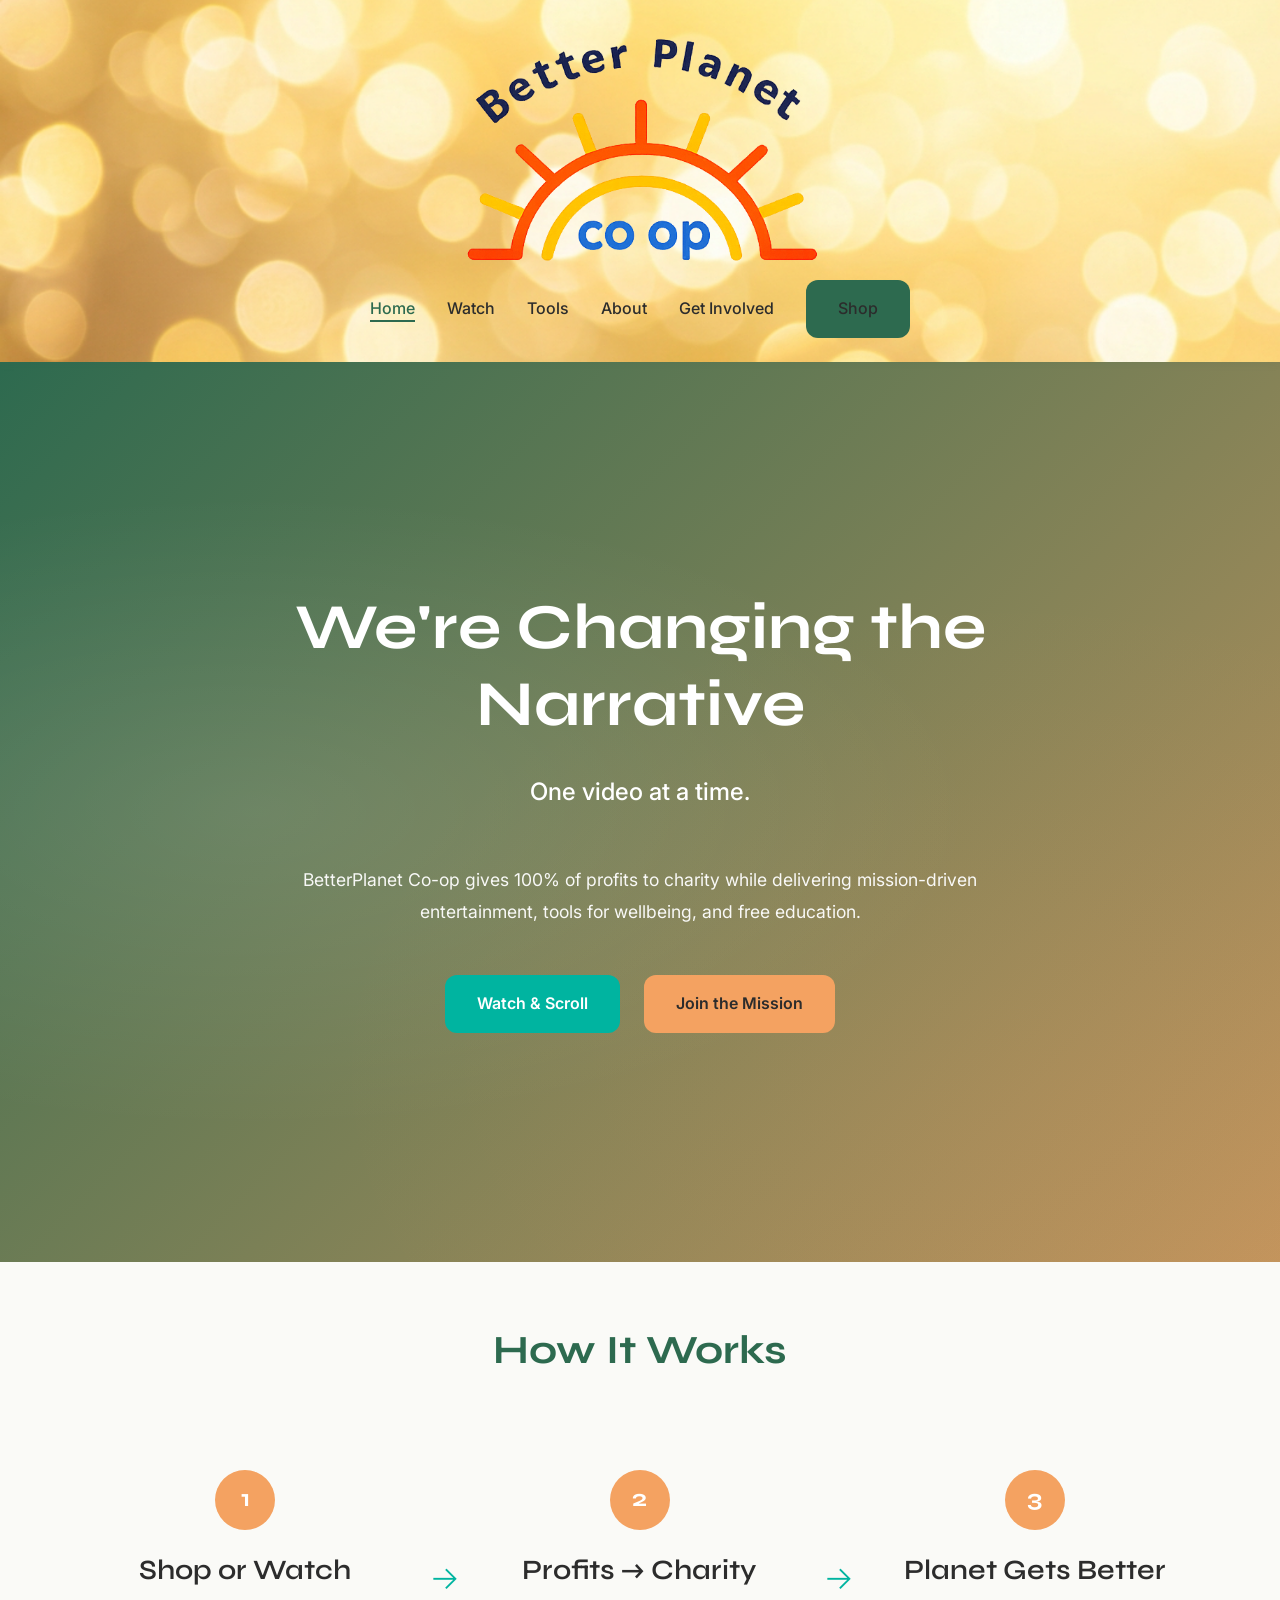
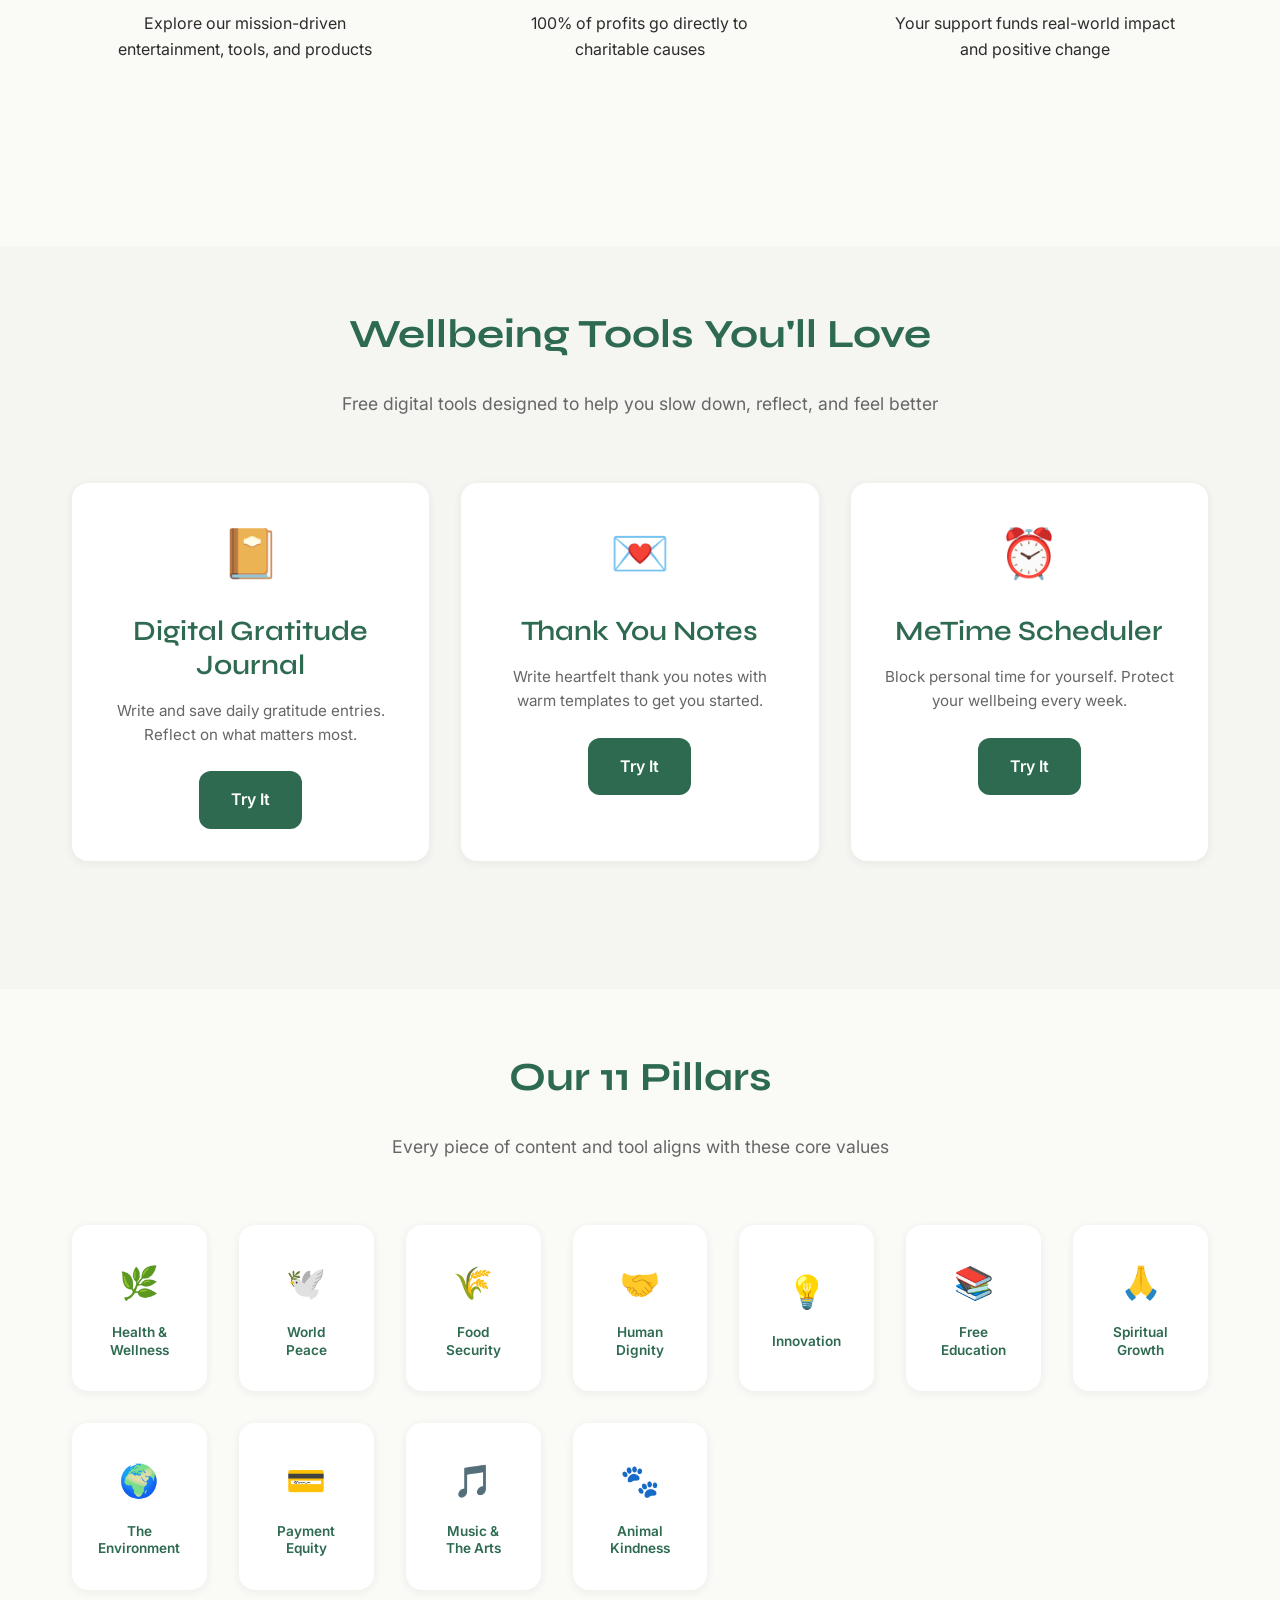
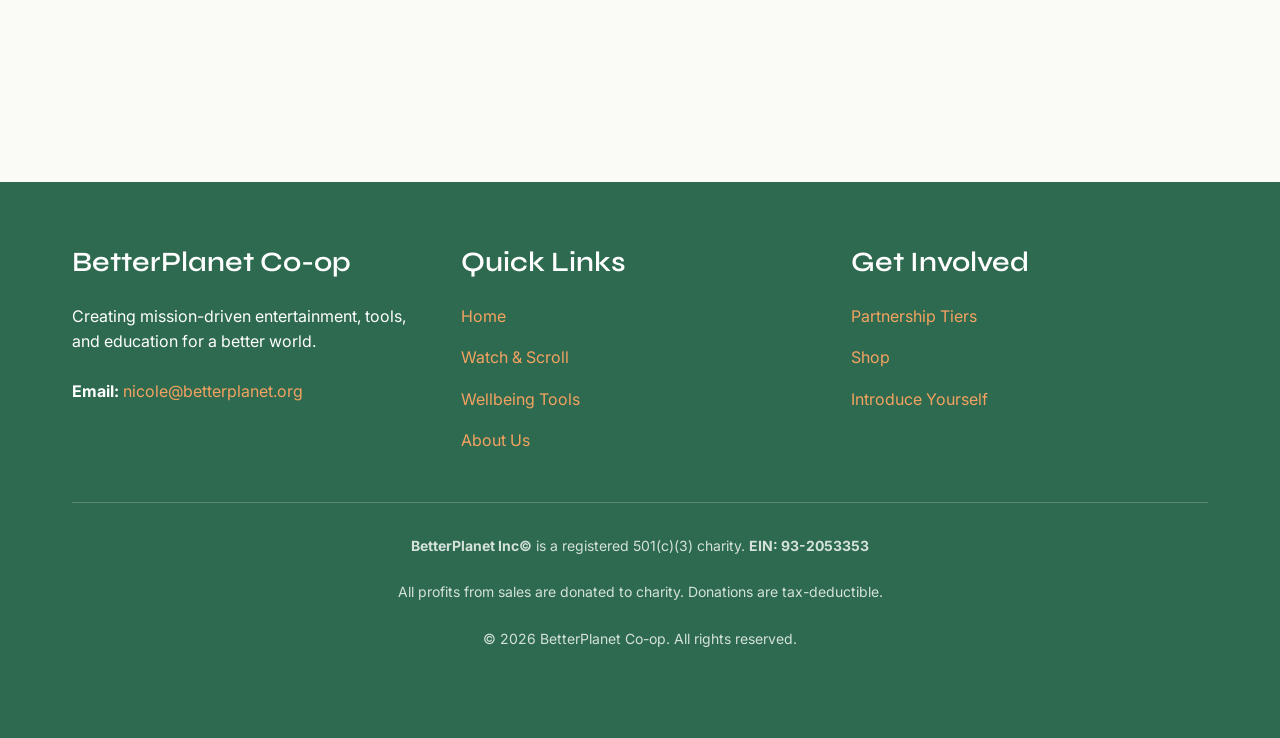
<file: index.html>
<!DOCTYPE html>
<html lang="en">
<head>
  <meta charset="UTF-8">
  <meta name="viewport" content="width=device-width, initial-scale=1.0">
  <title>BetterPlanet Co-op | Anti-Doomscrolling Entertainment & Wellbeing</title>
  <link rel='icon' type='image/png' href='favicon.png'>
  <link rel="stylesheet" href="styles.css">
  <style>
    /* Hero Gradient Animation */
    .hero {
      background: linear-gradient(-45deg, #2d6a4f, #00b4a0, #f4a261, #2d6a4f);
      background-size: 400% 400%;
      animation: gradientShift 15s ease infinite;
      min-height: 100vh;
      display: flex;
      align-items: center;
      justify-content: center;
      color: white;
      text-align: center;
      position: relative;
      overflow: hidden;
    }
    
    .hero::before {
      content: '';
      position: absolute;
      top: 0;
      left: 0;
      right: 0;
      bottom: 0;
      background: radial-gradient(ellipse at 20% 50%, rgba(255, 255, 255, 0.1) 0%, transparent 50%),
                  radial-gradient(ellipse at 80% 80%, rgba(244, 162, 97, 0.05) 0%, transparent 50%);
      pointer-events: none;
    }
    
    .hero-content {
      position: relative;
      z-index: 2;
      max-width: 800px;
      padding: var(--spacing-lg);
      animation: fadeInUp var(--transition-slow) ease-out;
    }
    
    .hero h1 {
      color: white;
      margin-bottom: var(--spacing-md);
      font-weight: 700;
    }
    
    .typewriter-text {
      font-size: 1.5rem;
      font-weight: 500;
      margin-bottom: var(--spacing-xl);
      min-height: 3rem;
      display: flex;
      align-items: center;
      justify-content: center;
    }
    
    .hero-subheading {
      font-size: 1.1rem;
      margin-bottom: var(--spacing-xl);
      line-height: 1.8;
      opacity: 0.95;
    }
    
    .hero .btn-group {
      justify-content: center;
    }
    
    /* How It Works */
    .how-it-works {
      display: grid;
      grid-template-columns: repeat(auto-fit, minmax(280px, 1fr));
      gap: var(--spacing-xl);
      text-align: center;
      margin: var(--spacing-2xl) 0;
    }
    
    .step {
      padding: var(--spacing-lg);
    }
    
    .step-number {
      display: inline-flex;
      align-items: center;
      justify-content: center;
      width: 60px;
      height: 60px;
      background-color: var(--color-golden);
      color: white;
      border-radius: 50%;
      font-size: 1.5rem;
      font-weight: 700;
      margin-bottom: var(--spacing-md);
      font-family: var(--font-heading);
    }
    
    .step-arrow {
      display: none;
      color: var(--color-teal);
      font-size: 2rem;
      margin-bottom: var(--spacing-md);
    }
    
    @media (min-width: 769px) {
      .how-it-works {
        grid-template-columns: 1fr 1fr 1fr;
      }
      
      .step {
        position: relative;
      }
      
      .step:not(:last-child)::after {
        content: '→';
        position: absolute;
        right: -40px;
        top: 50%;
        transform: translateY(-50%);
        font-size: 2rem;
        color: var(--color-teal);
        font-weight: 300;
      }
    }
    
    /* Tools Preview */
    .tools-preview {
      display: grid;
      grid-template-columns: repeat(auto-fit, minmax(280px, 1fr));
      gap: var(--spacing-lg);
      margin: var(--spacing-2xl) 0;
    }
    
    .tool-card {
      background: white;
      border-radius: var(--radius-lg);
      padding: var(--spacing-lg);
      text-align: center;
      box-shadow: var(--shadow-sm);
      transition: all var(--transition-base);
    }
    
    .tool-card:hover {
      transform: translateY(-8px);
      box-shadow: var(--shadow-lg);
    }
    
    .tool-icon {
      font-size: 3rem;
      margin-bottom: var(--spacing-md);
    }
    
    .tool-card h3 {
      color: var(--color-forest-green);
      margin-bottom: var(--spacing-sm);
    }
    
    .tool-card p {
      color: var(--color-text-light);
      margin-bottom: var(--spacing-md);
      font-size: 0.95rem;
    }
    
    /* Pillars Grid */
    .pillars-grid {
      display: grid;
      grid-template-columns: repeat(auto-fit, minmax(120px, 1fr));
      gap: var(--spacing-lg);
      margin: var(--spacing-2xl) 0;
    }
    
    @media (max-width: 768px) {
      .pillars-grid {
        grid-template-columns: repeat(3, 1fr);
      }
    }
    
    .pillar-item {
      display: flex;
      flex-direction: column;
      align-items: center;
      justify-content: center;
      padding: var(--spacing-lg);
      background: white;
      border-radius: var(--radius-lg);
      box-shadow: var(--shadow-sm);
      transition: all var(--transition-base);
      cursor: pointer;
      text-align: center;
    }
    
    .pillar-item:hover {
      transform: scale(1.05) translateY(-4px);
      box-shadow: var(--shadow-md);
      background-color: var(--bg-secondary);
    }
    
    .pillar-icon {
      font-size: 2rem;
      margin-bottom: var(--spacing-sm);
    }
    
    .pillar-label {
      font-size: 0.85rem;
      font-weight: 600;
      color: var(--color-forest-green);
      line-height: 1.3;
    }
    
    /* Section Headers */
    .section-header {
      text-align: center;
      margin-bottom: var(--spacing-2xl);
    }
    
    .section-header h2 {
      color: var(--color-forest-green);
    }
    
    .section-header p {
      font-size: 1.1rem;
      color: var(--color-text-light);
      max-width: 600px;
      margin: 0 auto;
    }

    /* Header Bokeh */
    header {
      position: relative;
      z-index: 1;
      overflow: hidden;
      background-image: url('sunny-header.png');
      background-size: 150%;
      background-position: 0% 50%;
      animation: bokehdrift 25s ease-in-out infinite alternate;
    }

    header .container {
      position: relative;
      z-index: 2;
    }

    @keyframes bokehdrift {
      0% { background-position: 0% 50%; }
      100% { background-position: 100% 50%; }
    }
  </style>
</head>
<body>
  <!-- Navigation -->
  <header>
    <div class="container">
      <nav class="navbar">
        <a href="index.html" class="logo"><img src="Logo-Main.png" alt="BetterPlanet Co-op logo"></a>
        <div class="hamburger">
          <span></span>
          <span></span>
          <span></span>
        </div>
        <ul class="nav-links">
          <li><a href="index.html">Home</a></li>
          <li><a href="tv.html">Watch</a></li>
          <li><a href="tools.html">Tools</a></li>
          <li><a href="about.html">About</a></li>
          <li><a href="get-involved.html">Get Involved</a></li>
          <li><a href="https://www.agenticsgrowthlab.com/shopping" target="_blank" class="btn btn-primary">Shop</a></li>
        </ul>
      </nav>
    </div>
  </header>

  <!-- Hero Section -->
  <section class="hero">
    <div class="hero-content">
      <h1>We're Changing the Narrative</h1>
      <div class="typewriter-text" id="typewriter"></div>
      <p class="hero-subheading">BetterPlanet Co-op gives 100% of profits to charity while delivering mission-driven entertainment, tools for wellbeing, and free education.</p>
      <div class="btn-group">
        <a href="tv.html" class="btn btn-secondary">Watch & Scroll</a>
        <a href="get-involved.html" class="btn btn-accent">Join the Mission</a>
      </div>
    </div>
  </section>

  <!-- How It Works -->
  <section class="section">
    <div class="container">
      <div class="section-header">
        <h2>How It Works</h2>
      </div>
      <div class="how-it-works">
        <div class="step fade-in-up">
          <div class="step-number">1</div>
          <h3>Shop or Watch</h3>
          <p>Explore our mission-driven entertainment, tools, and products</p>
        </div>
        <div class="step fade-in-up">
          <div class="step-number">2</div>
          <h3>Profits → Charity</h3>
          <p>100% of profits go directly to charitable causes</p>
        </div>
        <div class="step fade-in-up">
          <div class="step-number">3</div>
          <h3>Planet Gets Better</h3>
          <p>Your support funds real-world impact and positive change</p>
        </div>
      </div>
    </div>
  </section>

  <!-- Featured Tools -->
  <section class="section section-alt">
    <div class="container">
      <div class="section-header">
        <h2>Wellbeing Tools You'll Love</h2>
        <p>Free digital tools designed to help you slow down, reflect, and feel better</p>
      </div>
      <div class="tools-preview">
        <div class="tool-card fade-in-up">
          <div class="tool-icon">📔</div>
          <h3>Digital Gratitude Journal</h3>
          <p>Write and save daily gratitude entries. Reflect on what matters most.</p>
          <a href="tools.html#gratitude" class="btn btn-primary">Try It</a>
        </div>
        <div class="tool-card fade-in-up">
          <div class="tool-icon">💌</div>
          <h3>Thank You Notes</h3>
          <p>Write heartfelt thank you notes with warm templates to get you started.</p>
          <a href="tools.html#thankyou" class="btn btn-primary">Try It</a>
        </div>
        <div class="tool-card fade-in-up">
          <div class="tool-icon">⏰</div>
          <h3>MeTime Scheduler</h3>
          <p>Block personal time for yourself. Protect your wellbeing every week.</p>
          <a href="tools.html#metime" class="btn btn-primary">Try It</a>
        </div>
      </div>
    </div>
  </section>

  <!-- 11 Pillars -->
  <section class="section">
    <div class="container">
      <div class="section-header">
        <h2>Our 11 Pillars</h2>
        <p>Every piece of content and tool aligns with these core values</p>
      </div>
      <div class="pillars-grid">
        <div class="pillar-item fade-in-up">
          <div class="pillar-icon">🌿</div>
          <div class="pillar-label">Health & Wellness</div>
        </div>
        <div class="pillar-item fade-in-up">
          <div class="pillar-icon">🕊️</div>
          <div class="pillar-label">World Peace</div>
        </div>
        <div class="pillar-item fade-in-up">
          <div class="pillar-icon">🌾</div>
          <div class="pillar-label">Food Security</div>
        </div>
        <div class="pillar-item fade-in-up">
          <div class="pillar-icon">🤝</div>
          <div class="pillar-label">Human Dignity</div>
        </div>
        <div class="pillar-item fade-in-up">
          <div class="pillar-icon">💡</div>
          <div class="pillar-label">Innovation</div>
        </div>
        <div class="pillar-item fade-in-up">
          <div class="pillar-icon">📚</div>
          <div class="pillar-label">Free Education</div>
        </div>
        <div class="pillar-item fade-in-up">
          <div class="pillar-icon">🙏</div>
          <div class="pillar-label">Spiritual Growth</div>
        </div>
        <div class="pillar-item fade-in-up">
          <div class="pillar-icon">🌍</div>
          <div class="pillar-label">The Environment</div>
        </div>
        <div class="pillar-item fade-in-up">
          <div class="pillar-icon">💳</div>
          <div class="pillar-label">Payment Equity</div>
        </div>
        <div class="pillar-item fade-in-up">
          <div class="pillar-icon">🎵</div>
          <div class="pillar-label">Music & The Arts</div>
        </div>
        <div class="pillar-item fade-in-up">
          <div class="pillar-icon">🐾</div>
          <div class="pillar-label">Animal Kindness</div>
        </div>
      </div>
    </div>
  </section>

  <!-- Footer -->
  <footer>
    <div class="container">
      <div class="footer-content">
        <div class="footer-section">
          <h3>BetterPlanet Co-op</h3>
          <p>Creating mission-driven entertainment, tools, and education for a better world.</p>
          <p><strong>Email:</strong> <a href="mailto:nicole@betterplanet.org">nicole@betterplanet.org</a></p>
        </div>
        <div class="footer-section">
          <h3>Quick Links</h3>
          <ul>
            <li><a href="index.html">Home</a></li>
            <li><a href="tv.html">Watch & Scroll</a></li>
            <li><a href="tools.html">Wellbeing Tools</a></li>
            <li><a href="about.html">About Us</a></li>
          </ul>
        </div>
        <div class="footer-section">
          <h3>Get Involved</h3>
          <ul>
            <li><a href="get-involved.html">Partnership Tiers</a></li>
            <li><a href="https://www.agenticsgrowthlab.com/shopping" target="_blank">Shop</a></li>
            <li><a href="https://www.agenticsgrowthlab.com/introduce-yourself" target="_blank">Introduce Yourself</a></li>
          </ul>
        </div>
      </div>
      <div class="footer-bottom">
        <p><strong>BetterPlanet Inc©</strong> is a registered 501(c)(3) charity. <strong>EIN: 93-2053353</strong></p>
        <p>All profits from sales are donated to charity. Donations are tax-deductible.</p>
        <p>&copy; 2026 BetterPlanet Co-op. All rights reserved.</p>
      </div>
    </div>
  </footer>

  <script src="script.js"></script>
  <script>
    // Initialize typewriter effect on home page
    document.addEventListener('DOMContentLoaded', function() {
      const typewriterElement = document.getElementById('typewriter');
      if (typewriterElement) {
        const phrases = [
          'One video at a time.',
          'One purchase at a time.',
          'One act of kindness at a time.'
        ];
        typewriter(typewriterElement, phrases, 80, 2000);
      }
    });
  </script>
</body>
</html>
</file>
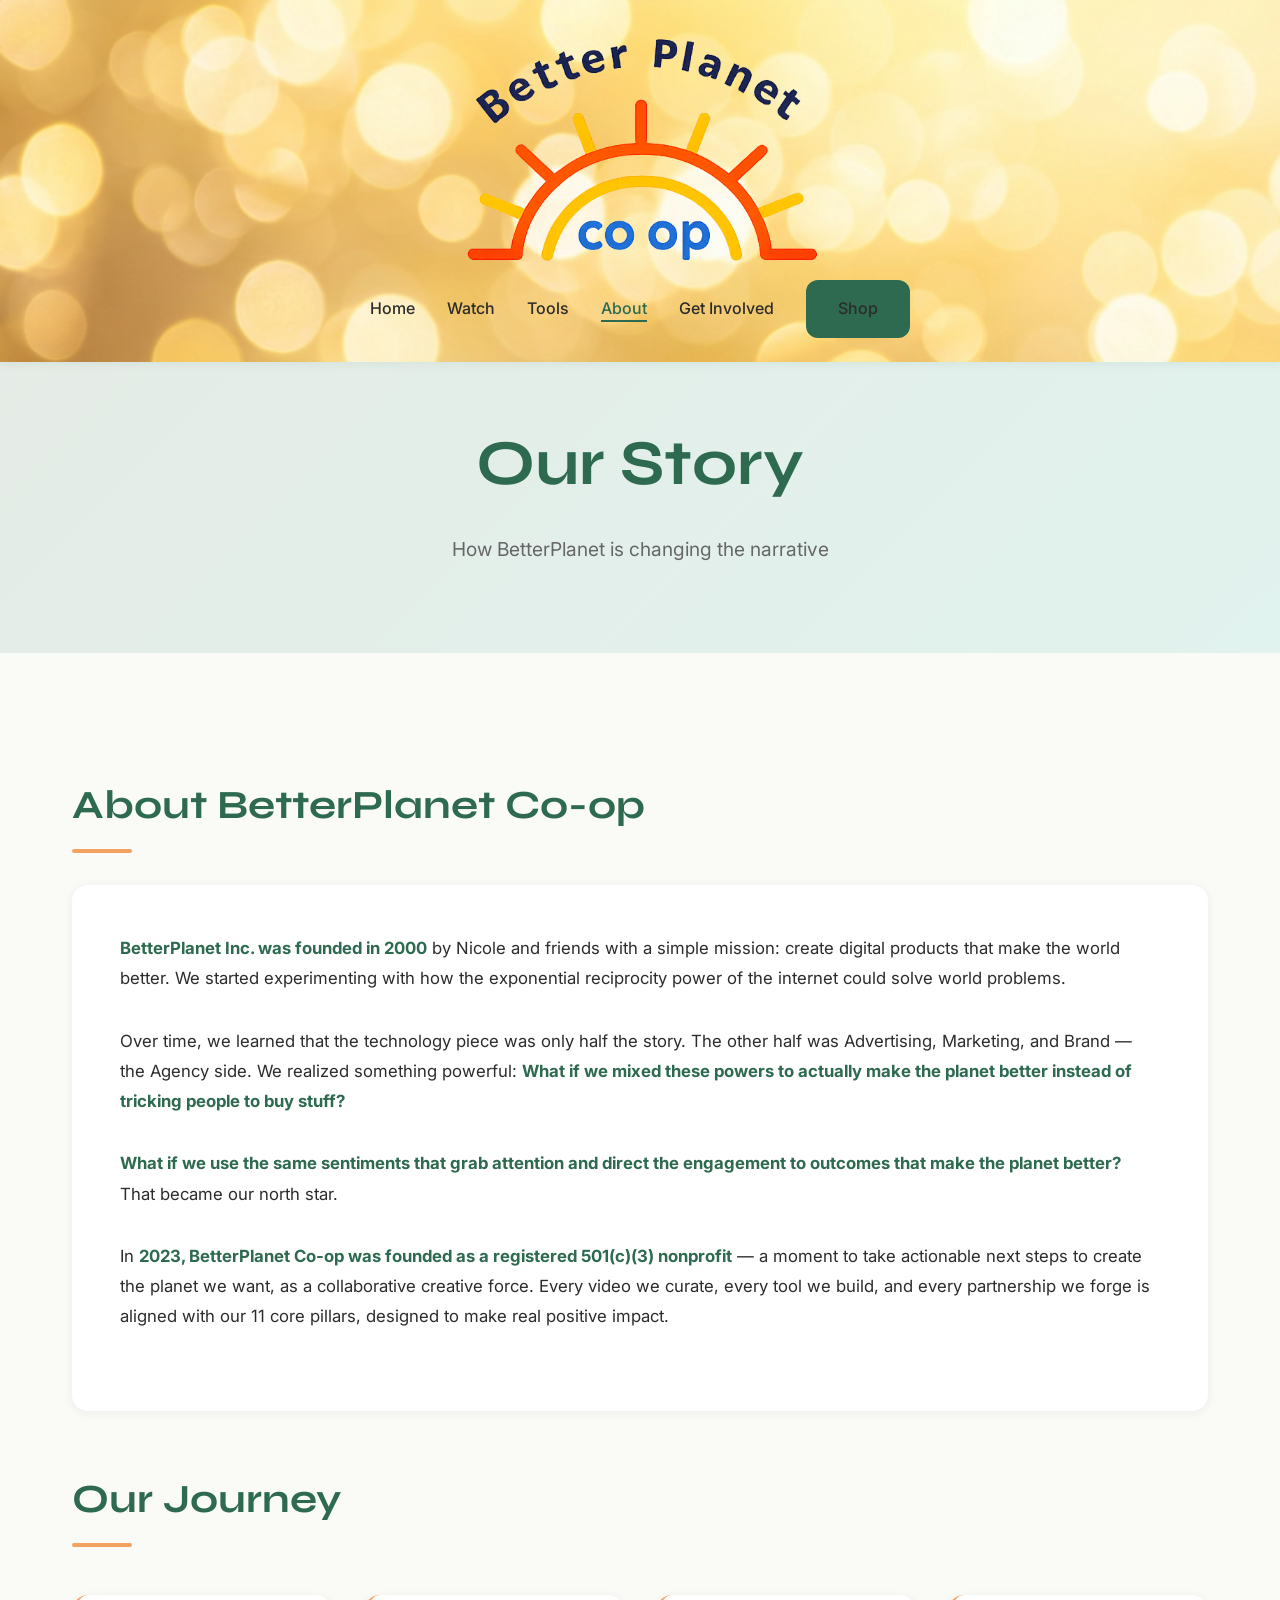
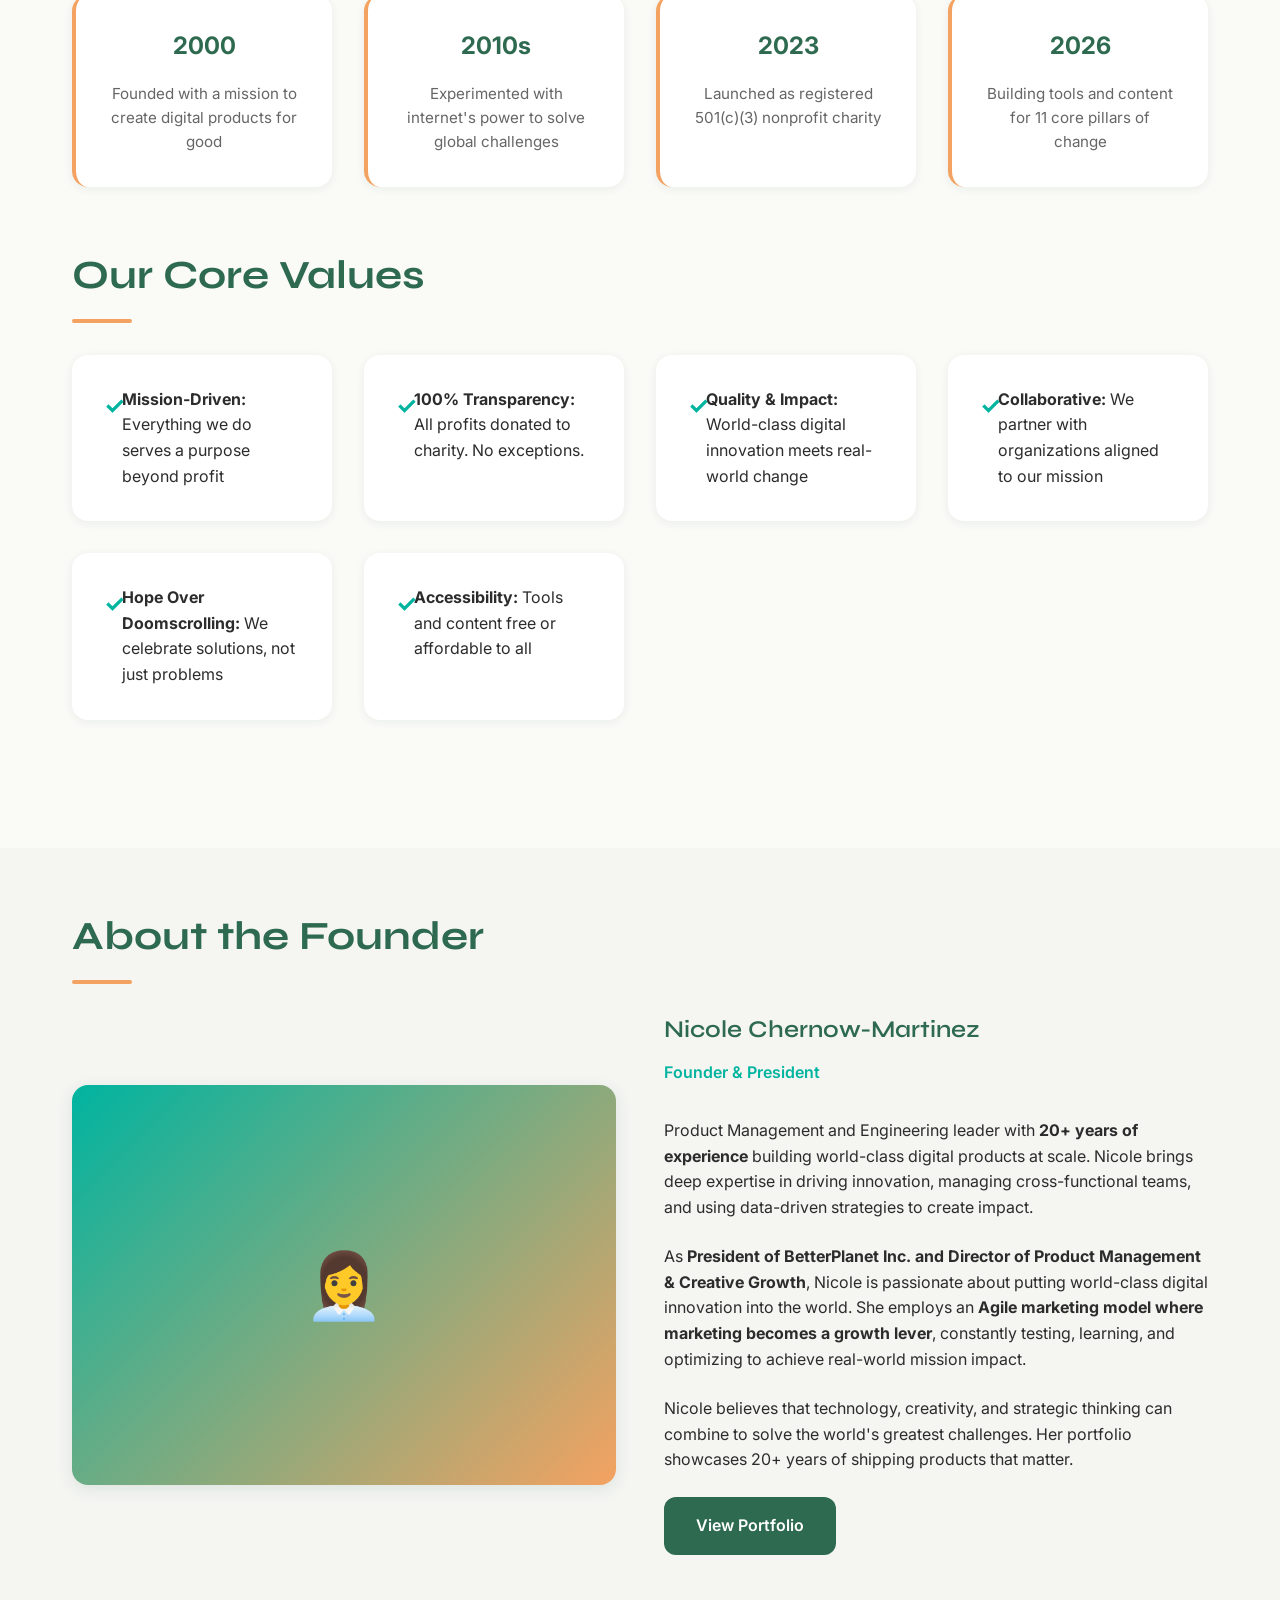
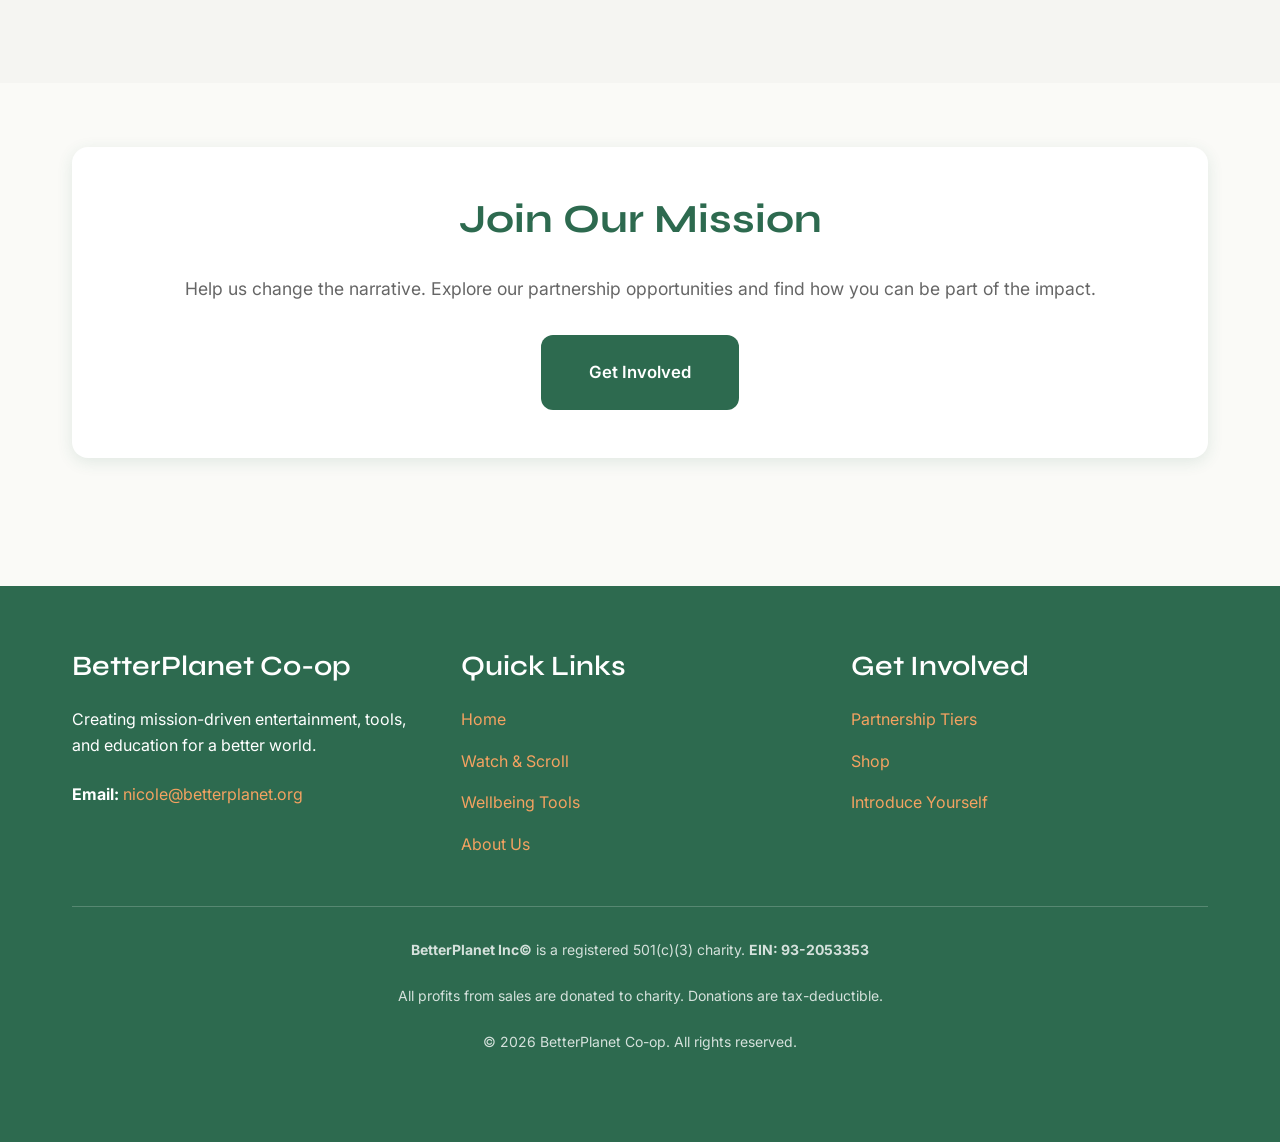
<file: about.html>
<!DOCTYPE html>
<html lang="en">
<head>
  <meta charset="UTF-8">
  <meta name="viewport" content="width=device-width, initial-scale=1.0">
  <title>About BetterPlanet | Our Story & Mission</title>
  <link rel='icon' type='image/png' href='favicon.png'>
  <link rel="stylesheet" href="styles.css">
  <style>
    .about-hero {
      background: linear-gradient(135deg, rgba(45, 106, 79, 0.1), rgba(0, 180, 160, 0.1));
      padding: var(--spacing-2xl) 0;
      text-align: center;
      margin-bottom: var(--spacing-2xl);
    }
    
    .about-hero h1 {
      color: var(--color-forest-green);
    }
    
    .about-section {
      margin-bottom: var(--spacing-2xl);
    }
    
    .about-section h2 {
      color: var(--color-forest-green);
      margin-bottom: var(--spacing-lg);
      position: relative;
      padding-bottom: var(--spacing-md);
    }
    
    .about-section h2::after {
      content: '';
      position: absolute;
      bottom: 0;
      left: 0;
      width: 60px;
      height: 4px;
      background: var(--color-golden);
      border-radius: 2px;
    }
    
    .about-content {
      background: white;
      padding: var(--spacing-xl);
      border-radius: var(--radius-lg);
      box-shadow: var(--shadow-sm);
      line-height: 1.8;
    }
    
    .about-content p {
      margin-bottom: var(--spacing-lg);
      color: var(--color-text-dark);
      font-size: 1.05rem;
    }
    
    .about-content strong {
      color: var(--color-forest-green);
    }
    
    .founder-bio {
      display: grid;
      grid-template-columns: 1fr 1fr;
      gap: var(--spacing-xl);
      align-items: center;
    }
    
    @media (max-width: 768px) {
      .founder-bio {
        grid-template-columns: 1fr;
      }
    }
    
    .founder-image {
      background: linear-gradient(135deg, var(--color-teal), var(--color-golden));
      border-radius: var(--radius-lg);
      height: 400px;
      display: flex;
      align-items: center;
      justify-content: center;
      font-size: 4rem;
      color: white;
      box-shadow: var(--shadow-md);
    }
    
    .founder-info h3 {
      color: var(--color-forest-green);
      font-size: 1.5rem;
      margin-bottom: var(--spacing-sm);
    }
    
    .founder-title {
      color: var(--color-teal);
      font-weight: 600;
      margin-bottom: var(--spacing-lg);
      display: block;
    }
    
    .key-milestones {
      display: grid;
      grid-template-columns: repeat(auto-fit, minmax(200px, 1fr));
      gap: var(--spacing-lg);
      margin: var(--spacing-xl) 0;
    }
    
    .milestone {
      background: white;
      padding: var(--spacing-lg);
      border-radius: var(--radius-lg);
      text-align: center;
      box-shadow: var(--shadow-sm);
      border-left: 4px solid var(--color-golden);
    }
    
    .milestone-year {
      font-size: 1.5rem;
      font-weight: 700;
      color: var(--color-forest-green);
      margin-bottom: var(--spacing-sm);
    }
    
    .milestone-text {
      color: var(--color-text-light);
      font-size: 0.95rem;
    }
    
    .values-list {
      list-style: none;
      display: grid;
      grid-template-columns: repeat(auto-fit, minmax(250px, 1fr));
      gap: var(--spacing-lg);
    }
    
    .values-list li {
      padding: var(--spacing-lg);
      background: white;
      border-radius: var(--radius-lg);
      box-shadow: var(--shadow-sm);
      position: relative;
      padding-left: 50px;
    }
    
    .values-list li::before {
      content: '✓';
      position: absolute;
      left: var(--spacing-lg);
      top: var(--spacing-lg);
      font-size: 1.5rem;
      color: var(--color-teal);
      font-weight: bold;
    }

    /* Header Bokeh */
    header {
      position: relative;
      z-index: 1;
      overflow: hidden;
      background-image: url('sunny-header.png');
      background-size: 150%;
      background-position: 0% 50%;
      animation: bokehdrift 25s ease-in-out infinite alternate;
    }

    header .container {
      position: relative;
      z-index: 2;
    }

    @keyframes bokehdrift {
      0% { background-position: 0% 50%; }
      100% { background-position: 100% 50%; }
    }
  </style>
</head>
<body>
  <!-- Navigation -->
  <header>
    <div class="container">
      <nav class="navbar">
        <a href="index.html" class="logo"><img src="Logo-Main.png" alt="BetterPlanet Co-op logo"></a>
        <div class="hamburger">
          <span></span>
          <span></span>
          <span></span>
        </div>
        <ul class="nav-links">
          <li><a href="index.html">Home</a></li>
          <li><a href="tv.html">Watch</a></li>
          <li><a href="tools.html">Tools</a></li>
          <li><a href="about.html">About</a></li>
          <li><a href="get-involved.html">Get Involved</a></li>
          <li><a href="https://www.agenticsgrowthlab.com/shopping" target="_blank" class="btn btn-primary">Shop</a></li>
        </ul>
      </nav>
    </div>
  </header>

  <!-- Main Content -->
  <main>
    <!-- Hero Section -->
    <section class="about-hero">
      <div class="container">
        <h1>Our Story</h1>
        <p style="font-size: 1.2rem; color: var(--color-text-light); margin-top: var(--spacing-md);">How BetterPlanet is changing the narrative</p>
      </div>
    </section>

    <!-- About Organization -->
    <section class="section">
      <div class="container">
        <div class="about-section fade-in-up">
          <h2>About BetterPlanet Co-op</h2>
          <div class="about-content">
            <p>
              <strong>BetterPlanet Inc. was founded in 2000</strong> by Nicole and friends with a simple mission: 
              create digital products that make the world better. We started experimenting with how the exponential 
              reciprocity power of the internet could solve world problems.
            </p>
            <p>
              Over time, we learned that the technology piece was only half the story. The other half was Advertising, 
              Marketing, and Brand — the Agency side. We realized something powerful: <strong>What if we mixed these powers 
              to actually make the planet better instead of tricking people to buy stuff?</strong>
            </p>
            <p>
              <strong>What if we use the same sentiments that grab attention and direct the engagement to outcomes that make 
              the planet better?</strong> That became our north star.
            </p>
            <p>
              In <strong>2023, BetterPlanet Co-op was founded as a registered 501(c)(3) nonprofit</strong> — a moment to take 
              actionable next steps to create the planet we want, as a collaborative creative force. Every video we curate, 
              every tool we build, and every partnership we forge is aligned with our 11 core pillars, designed to make real 
              positive impact.
            </p>
          </div>
        </div>

        <!-- Key Milestones -->
        <div class="about-section fade-in-up">
          <h2>Our Journey</h2>
          <div class="key-milestones">
            <div class="milestone">
              <div class="milestone-year">2000</div>
              <div class="milestone-text">Founded with a mission to create digital products for good</div>
            </div>
            <div class="milestone">
              <div class="milestone-year">2010s</div>
              <div class="milestone-text">Experimented with internet's power to solve global challenges</div>
            </div>
            <div class="milestone">
              <div class="milestone-year">2023</div>
              <div class="milestone-text">Launched as registered 501(c)(3) nonprofit charity</div>
            </div>
            <div class="milestone">
              <div class="milestone-year">2026</div>
              <div class="milestone-text">Building tools and content for 11 core pillars of change</div>
            </div>
          </div>
        </div>

        <!-- Core Values -->
        <div class="about-section fade-in-up">
          <h2>Our Core Values</h2>
          <ul class="values-list">
            <li><strong>Mission-Driven:</strong> Everything we do serves a purpose beyond profit</li>
            <li><strong>100% Transparency:</strong> All profits donated to charity. No exceptions.</li>
            <li><strong>Quality & Impact:</strong> World-class digital innovation meets real-world change</li>
            <li><strong>Collaborative:</strong> We partner with organizations aligned to our mission</li>
            <li><strong>Hope Over Doomscrolling:</strong> We celebrate solutions, not just problems</li>
            <li><strong>Accessibility:</strong> Tools and content free or affordable to all</li>
          </ul>
        </div>
      </div>
    </section>

    <!-- Founder Section -->
    <section class="section section-alt">
      <div class="container">
        <div class="about-section fade-in-up">
          <h2>About the Founder</h2>
          <div class="founder-bio">
            <div class="founder-image">👩‍💼</div>
            <div class="founder-info">
              <h3>Nicole Chernow-Martinez</h3>
              <span class="founder-title">Founder & President</span>
              <p>
                Product Management and Engineering leader with <strong>20+ years of experience</strong> building 
                world-class digital products at scale. Nicole brings deep expertise in driving innovation, 
                managing cross-functional teams, and using data-driven strategies to create impact.
              </p>
              <p>
                As <strong>President of BetterPlanet Inc. and Director of Product Management & Creative Growth</strong>, 
                Nicole is passionate about putting world-class digital innovation into the world. She employs an 
                <strong>Agile marketing model where marketing becomes a growth lever</strong>, constantly testing, learning, 
                and optimizing to achieve real-world mission impact.
              </p>
              <p>
                Nicole believes that technology, creativity, and strategic thinking can combine to solve the world's 
                greatest challenges. Her portfolio showcases 20+ years of shipping products that matter.
              </p>
              <a href="https://nicolechernowmartinez.github.io/Portfolio" target="_blank" class="btn btn-primary">View Portfolio</a>
            </div>
          </div>
        </div>
      </div>
    </section>

    <!-- Call to Action -->
    <section class="section">
      <div class="container">
        <div style="text-align: center; padding: var(--spacing-xl); background: white; border-radius: var(--radius-lg); box-shadow: var(--shadow-md);">
          <h2 style="color: var(--color-forest-green);">Join Our Mission</h2>
          <p style="font-size: 1.1rem; color: var(--color-text-light); margin-bottom: var(--spacing-lg);">
            Help us change the narrative. Explore our partnership opportunities and find how you can be part of the impact.
          </p>
          <a href="get-involved.html" class="btn btn-primary" style="font-size: 1.05rem; padding: var(--spacing-md) var(--spacing-xl);">Get Involved</a>
        </div>
      </div>
    </section>
  </main>

  <!-- Footer -->
  <footer>
    <div class="container">
      <div class="footer-content">
        <div class="footer-section">
          <h3>BetterPlanet Co-op</h3>
          <p>Creating mission-driven entertainment, tools, and education for a better world.</p>
          <p><strong>Email:</strong> <a href="mailto:nicole@betterplanet.org">nicole@betterplanet.org</a></p>
        </div>
        <div class="footer-section">
          <h3>Quick Links</h3>
          <ul>
            <li><a href="index.html">Home</a></li>
            <li><a href="tv.html">Watch & Scroll</a></li>
            <li><a href="tools.html">Wellbeing Tools</a></li>
            <li><a href="about.html">About Us</a></li>
          </ul>
        </div>
        <div class="footer-section">
          <h3>Get Involved</h3>
          <ul>
            <li><a href="get-involved.html">Partnership Tiers</a></li>
            <li><a href="https://www.agenticsgrowthlab.com/shopping" target="_blank">Shop</a></li>
            <li><a href="https://www.agenticsgrowthlab.com/introduce-yourself" target="_blank">Introduce Yourself</a></li>
          </ul>
        </div>
      </div>
      <div class="footer-bottom">
        <p><strong>BetterPlanet Inc©</strong> is a registered 501(c)(3) charity. <strong>EIN: 93-2053353</strong></p>
        <p>All profits from sales are donated to charity. Donations are tax-deductible.</p>
        <p>&copy; 2026 BetterPlanet Co-op. All rights reserved.</p>
      </div>
    </div>
  </footer>

  <script src="script.js"></script>
</body>
</html>
</file>
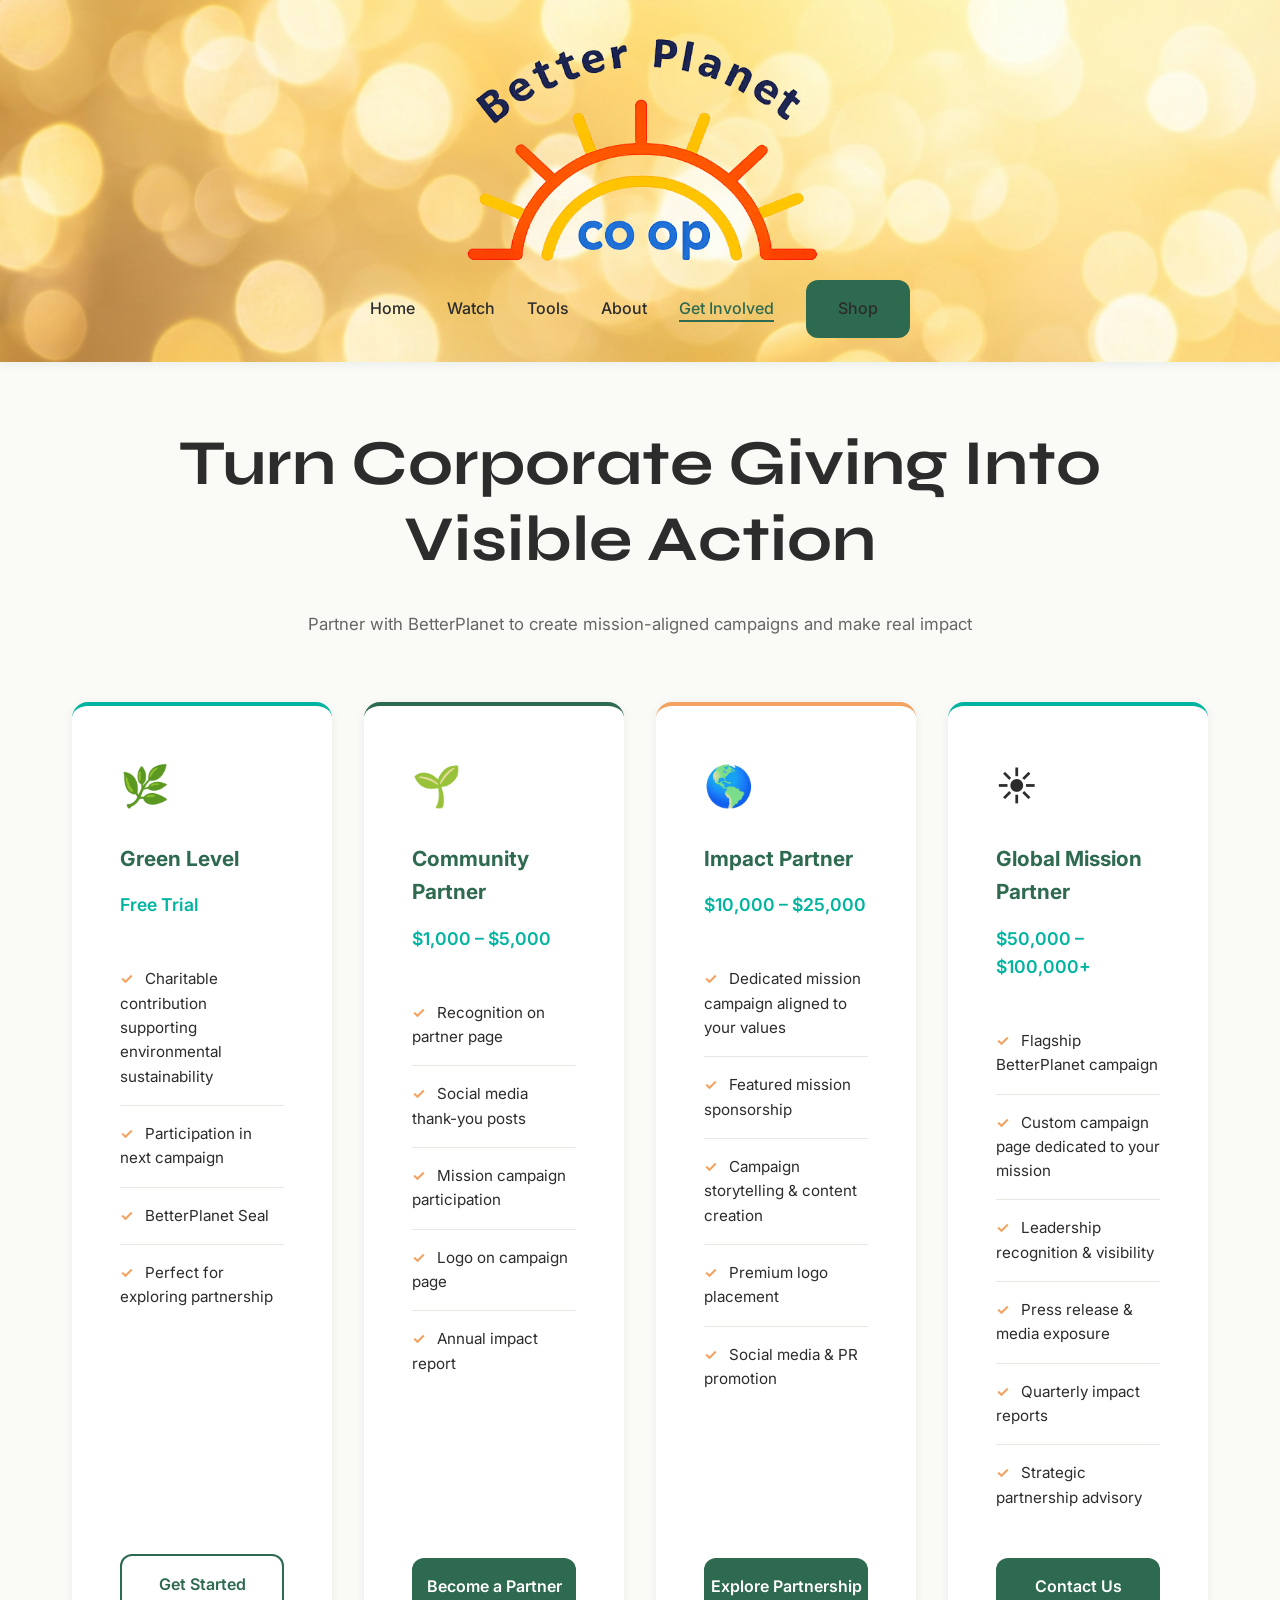
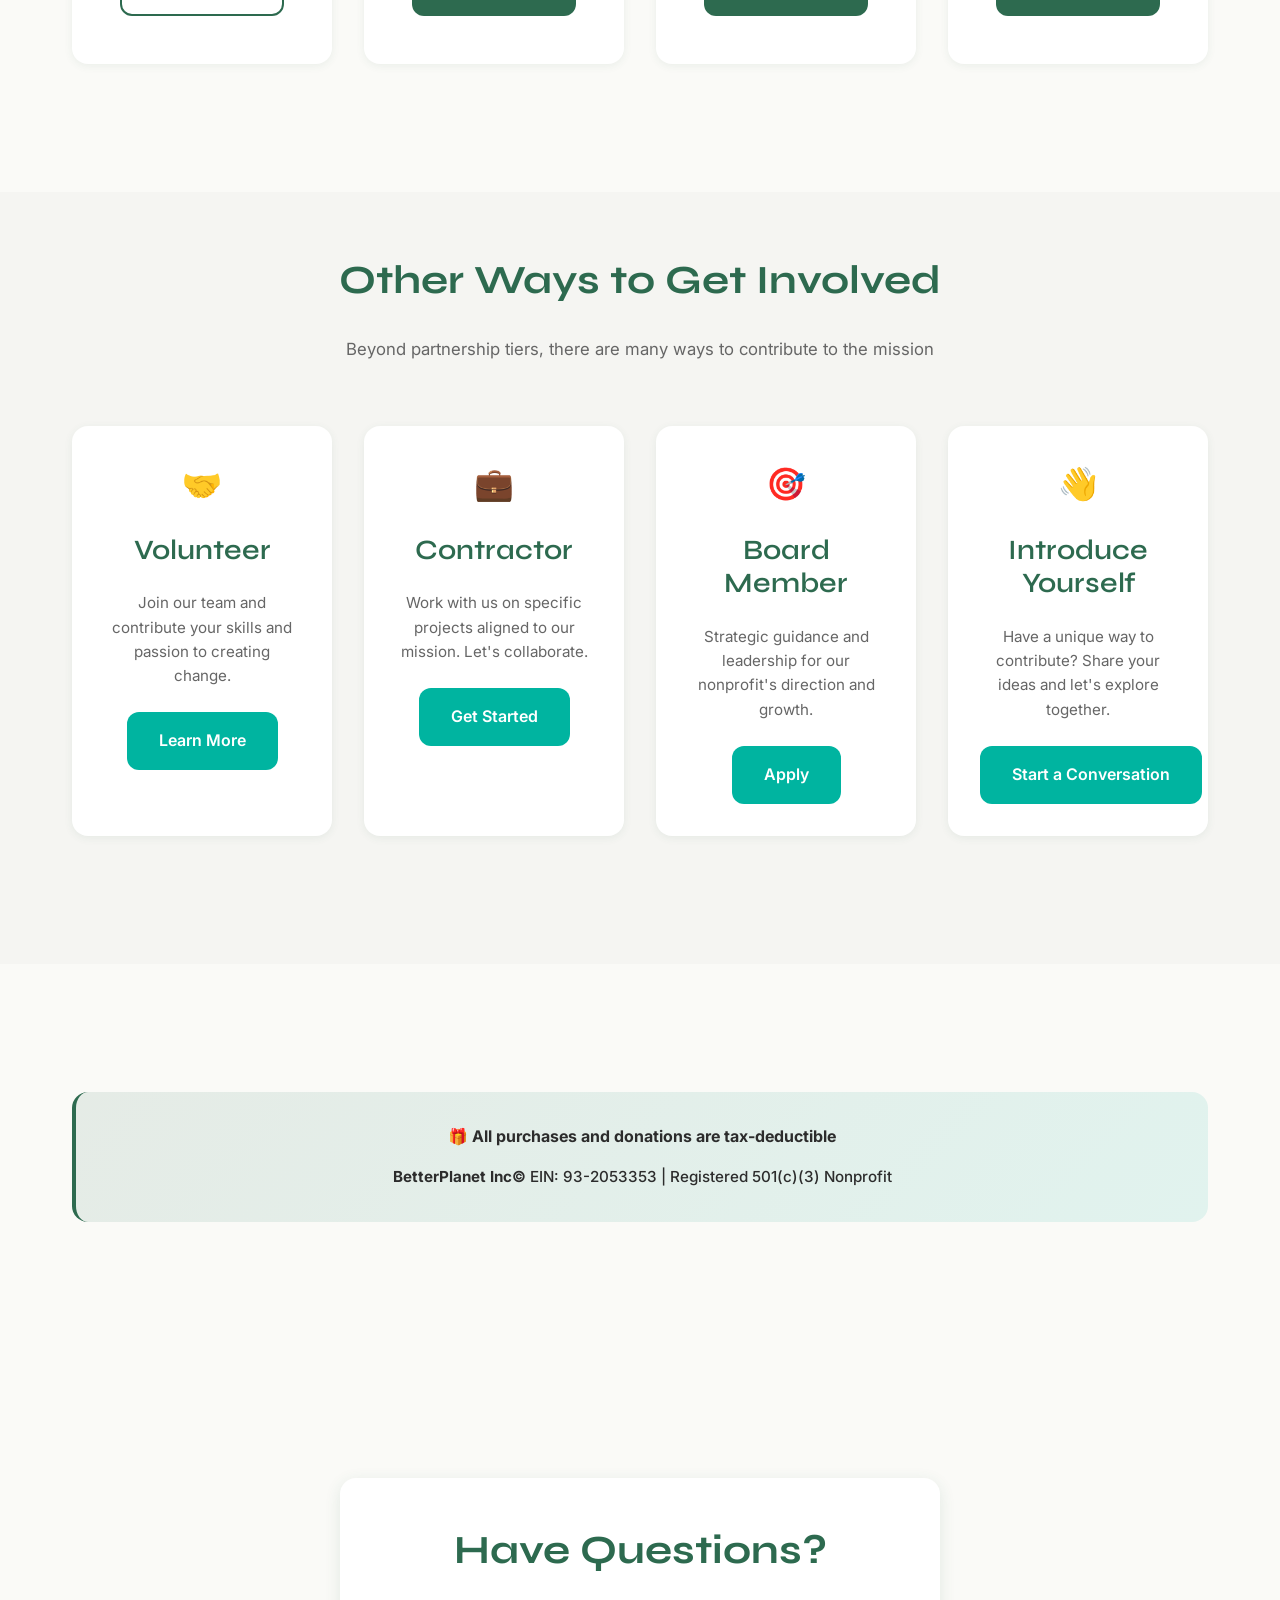
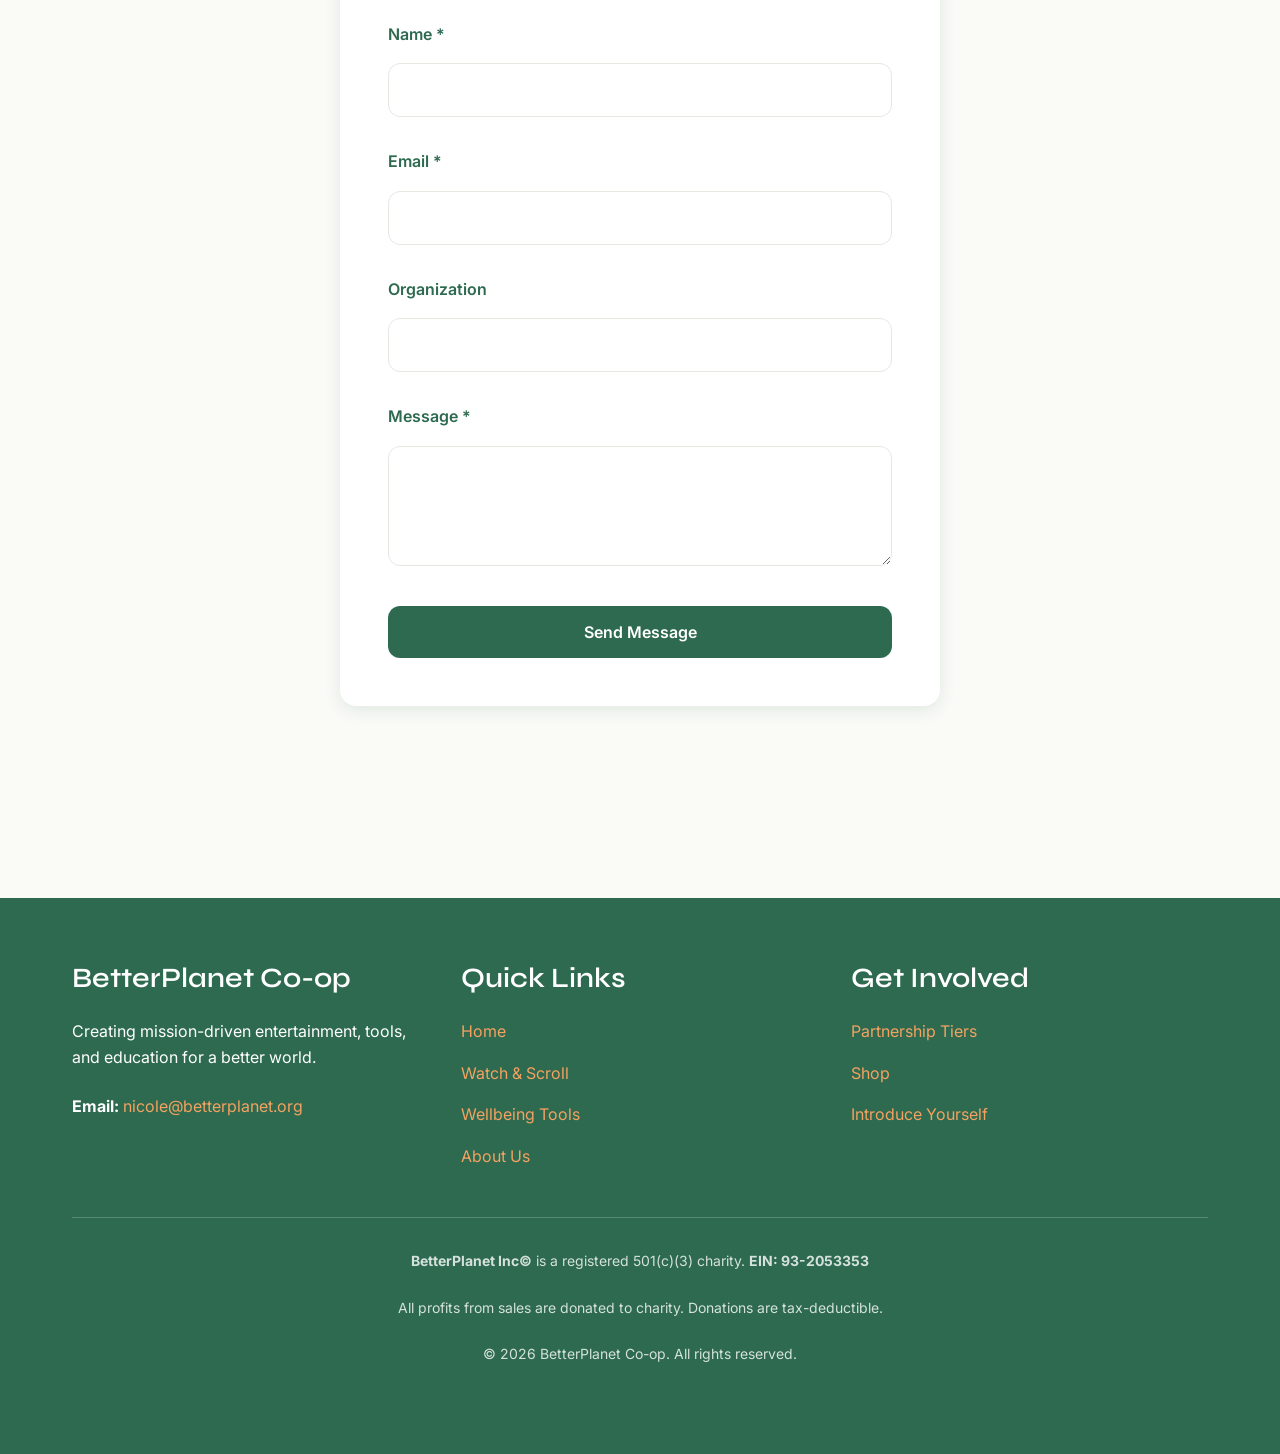
<file: get-involved.html>
<!DOCTYPE html>
<html lang="en">
<head>
  <meta charset="UTF-8">
  <meta name="viewport" content="width=device-width, initial-scale=1.0">
  <title>Get Involved | Partner with BetterPlanet</title>
  <link rel='icon' type='image/png' href='favicon.png'>
  <link rel="stylesheet" href="styles.css">
  <style>
    .tier-grid {
      display: grid;
      grid-template-columns: repeat(auto-fit, minmax(260px, 1fr));
      gap: var(--spacing-lg);
      margin: var(--spacing-2xl) 0;
    }
    
    .tier-card {
      background: white;
      border-radius: var(--radius-lg);
      padding: var(--spacing-xl);
      box-shadow: var(--shadow-sm);
      transition: all var(--transition-base);
      display: flex;
      flex-direction: column;
      position: relative;
      border-top: 4px solid var(--color-teal);
    }
    
    .tier-card:nth-child(2) {
      border-top-color: var(--color-forest-green);
    }
    
    .tier-card:nth-child(3) {
      border-top-color: var(--color-golden);
    }
    
    .tier-card:nth-child(4) {
      border-top-color: var(--color-teal);
    }
    
    .tier-card:hover {
      transform: translateY(-8px);
      box-shadow: var(--shadow-lg);
    }
    
    .tier-icon {
      font-size: 2.5rem;
      margin-bottom: var(--spacing-md);
    }
    
    .tier-name {
      font-size: 1.3rem;
      font-weight: 700;
      color: var(--color-forest-green);
      margin-bottom: var(--spacing-sm);
    }
    
    .tier-price {
      font-size: 1.1rem;
      color: var(--color-teal);
      font-weight: 600;
      margin-bottom: var(--spacing-lg);
    }
    
    .tier-features {
      list-style: none;
      margin-bottom: var(--spacing-lg);
      flex-grow: 1;
    }
    
    .tier-features li {
      padding: var(--spacing-sm) 0;
      color: var(--color-text-dark);
      border-bottom: 1px solid var(--color-border);
      font-size: 0.95rem;
    }
    
    .tier-features li:last-child {
      border-bottom: none;
    }
    
    .tier-features li::before {
      content: '✓ ';
      color: var(--color-golden);
      font-weight: bold;
      margin-right: 8px;
    }
    
    /* Other Ways Section */
    .other-ways-grid {
      display: grid;
      grid-template-columns: repeat(auto-fit, minmax(240px, 1fr));
      gap: var(--spacing-lg);
      margin: var(--spacing-2xl) 0;
    }
    
    .way-card {
      background: white;
      border-radius: var(--radius-lg);
      padding: var(--spacing-lg);
      text-align: center;
      box-shadow: var(--shadow-sm);
      transition: all var(--transition-base);
    }
    
    .way-card:hover {
      transform: translateY(-4px);
      box-shadow: var(--shadow-md);
    }
    
    .way-icon {
      font-size: 2rem;
      margin-bottom: var(--spacing-md);
    }
    
    .way-card h3 {
      color: var(--color-forest-green);
      margin-bottom: var(--spacing-md);
    }
    
    .way-card p {
      color: var(--color-text-light);
      font-size: 0.95rem;
      margin-bottom: var(--spacing-md);
    }
    
    /* Contact Form */
    .contact-section {
      background: white;
      border-radius: var(--radius-lg);
      padding: var(--spacing-xl);
      box-shadow: var(--shadow-md);
      max-width: 600px;
      margin: var(--spacing-2xl) auto;
    }
    
    .contact-section h2 {
      text-align: center;
      color: var(--color-forest-green);
      margin-bottom: var(--spacing-xl);
    }
    
    .form-group label {
      color: var(--color-forest-green);
    }
    
    .form-message {
      padding: var(--spacing-md);
      border-radius: var(--radius-md);
      margin-bottom: var(--spacing-lg);
      display: none;
    }
    
    .form-message.success {
      background: #d4edda;
      color: #155724;
      border: 1px solid #c3e6cb;
      display: block;
    }
    
    .form-message.error {
      background: #f8d7da;
      color: #721c24;
      border: 1px solid #f5c6cb;
      display: block;
    }
    
    .section-header {
      text-align: center;
      margin-bottom: var(--spacing-2xl);
    }
    
    .section-header h2 {
      color: var(--color-forest-green);
    }
    
    .section-header p {
      color: var(--color-text-light);
      font-size: 1.05rem;
    }
    
    .info-banner {
      background: linear-gradient(135deg, rgba(45, 106, 79, 0.1), rgba(0, 180, 160, 0.1));
      border-radius: var(--radius-lg);
      padding: var(--spacing-lg);
      margin: var(--spacing-2xl) 0;
      text-align: center;
      border-left: 4px solid var(--color-forest-green);
    }
    
    .info-banner p {
      margin: 0;
      color: var(--color-text-dark);
      font-weight: 500;
    }

    /* Header Bokeh */
    header {
      position: relative;
      z-index: 1;
      overflow: hidden;
      background-image: url('sunny-header.png');
      background-size: 150%;
      background-position: 0% 50%;
      animation: bokehdrift 25s ease-in-out infinite alternate;
    }

    header .container {
      position: relative;
      z-index: 2;
    }

    @keyframes bokehdrift {
      0% { background-position: 0% 50%; }
      100% { background-position: 100% 50%; }
    }
  </style>
</head>
<body>
  <!-- Navigation -->
  <header>
    <div class="container">
      <nav class="navbar">
        <a href="index.html" class="logo"><img src="Logo-Main.png" alt="BetterPlanet Co-op logo"></a>
        <div class="hamburger">
          <span></span>
          <span></span>
          <span></span>
        </div>
        <ul class="nav-links">
          <li><a href="index.html">Home</a></li>
          <li><a href="tv.html">Watch</a></li>
          <li><a href="tools.html">Tools</a></li>
          <li><a href="about.html">About</a></li>
          <li><a href="get-involved.html">Get Involved</a></li>
          <li><a href="https://www.agenticsgrowthlab.com/shopping" target="_blank" class="btn btn-primary">Shop</a></li>
        </ul>
      </nav>
    </div>
  </header>

  <!-- Main Content -->
  <main>
    <!-- Partnership Tiers -->
    <section class="section">
      <div class="container">
        <div class="section-header">
          <h1>Turn Corporate Giving Into Visible Action</h1>
          <p>Partner with BetterPlanet to create mission-aligned campaigns and make real impact</p>
        </div>
        
        <div class="tier-grid fade-in-up">
          <!-- Green Level -->
          <div class="tier-card">
            <div class="tier-icon">🌿</div>
            <div class="tier-name">Green Level</div>
            <div class="tier-price">Free Trial</div>
            <ul class="tier-features">
              <li>Charitable contribution supporting environmental sustainability</li>
              <li>Participation in next campaign</li>
              <li>BetterPlanet Seal</li>
              <li>Perfect for exploring partnership</li>
            </ul>
            <a href="https://www.agenticsgrowthlab.com/introduce-yourself" target="_blank" class="btn btn-outline">Get Started</a>
          </div>
          
          <!-- Community Partner -->
          <div class="tier-card">
            <div class="tier-icon">🌱</div>
            <div class="tier-name">Community Partner</div>
            <div class="tier-price">$1,000 – $5,000</div>
            <ul class="tier-features">
              <li>Recognition on partner page</li>
              <li>Social media thank-you posts</li>
              <li>Mission campaign participation</li>
              <li>Logo on campaign page</li>
              <li>Annual impact report</li>
            </ul>
            <a href="https://www.agenticsgrowthlab.com/introduce-yourself" target="_blank" class="btn btn-primary">Become a Partner</a>
          </div>
          
          <!-- Impact Partner -->
          <div class="tier-card">
            <div class="tier-icon">🌎</div>
            <div class="tier-name">Impact Partner</div>
            <div class="tier-price">$10,000 – $25,000</div>
            <ul class="tier-features">
              <li>Dedicated mission campaign aligned to your values</li>
              <li>Featured mission sponsorship</li>
              <li>Campaign storytelling & content creation</li>
              <li>Premium logo placement</li>
              <li>Social media & PR promotion</li>
            </ul>
            <a href="https://www.agenticsgrowthlab.com/introduce-yourself" target="_blank" class="btn btn-primary">Explore Partnership</a>
          </div>
          
          <!-- Global Mission Partner -->
          <div class="tier-card">
            <div class="tier-icon">☀️</div>
            <div class="tier-name">Global Mission Partner</div>
            <div class="tier-price">$50,000 – $100,000+</div>
            <ul class="tier-features">
              <li>Flagship BetterPlanet campaign</li>
              <li>Custom campaign page dedicated to your mission</li>
              <li>Leadership recognition & visibility</li>
              <li>Press release & media exposure</li>
              <li>Quarterly impact reports</li>
              <li>Strategic partnership advisory</li>
            </ul>
            <a href="https://www.agenticsgrowthlab.com/introduce-yourself" target="_blank" class="btn btn-primary">Contact Us</a>
          </div>
        </div>
      </div>
    </section>

    <!-- Other Ways to Get Involved -->
    <section class="section section-alt">
      <div class="container">
        <div class="section-header">
          <h2>Other Ways to Get Involved</h2>
          <p>Beyond partnership tiers, there are many ways to contribute to the mission</p>
        </div>
        
        <div class="other-ways-grid fade-in-up">
          <div class="way-card">
            <div class="way-icon">🤝</div>
            <h3>Volunteer</h3>
            <p>Join our team and contribute your skills and passion to creating change.</p>
            <a href="https://www.agenticsgrowthlab.com/introduce-yourself" target="_blank" class="btn btn-secondary">Learn More</a>
          </div>
          
          <div class="way-card">
            <div class="way-icon">💼</div>
            <h3>Contractor</h3>
            <p>Work with us on specific projects aligned to our mission. Let's collaborate.</p>
            <a href="https://www.agenticsgrowthlab.com/introduce-yourself" target="_blank" class="btn btn-secondary">Get Started</a>
          </div>
          
          <div class="way-card">
            <div class="way-icon">🎯</div>
            <h3>Board Member</h3>
            <p>Strategic guidance and leadership for our nonprofit's direction and growth.</p>
            <a href="https://www.agenticsgrowthlab.com/introduce-yourself" target="_blank" class="btn btn-secondary">Apply</a>
          </div>
          
          <div class="way-card">
            <div class="way-icon">👋</div>
            <h3>Introduce Yourself</h3>
            <p>Have a unique way to contribute? Share your ideas and let's explore together.</p>
            <a href="https://www.agenticsgrowthlab.com/introduce-yourself" target="_blank" class="btn btn-secondary">Start a Conversation</a>
          </div>
        </div>
      </div>
    </section>

    <!-- Info Banner -->
    <section class="section">
      <div class="container">
        <div class="info-banner fade-in-up">
          <p><strong>🎁 All purchases and donations are tax-deductible</strong></p>
          <p style="margin-top: var(--spacing-sm); font-size: 0.95rem;">
            <strong>BetterPlanet Inc©</strong> EIN: 93-2053353 | Registered 501(c)(3) Nonprofit
          </p>
        </div>
      </div>
    </section>

    <!-- Contact Form -->
    <section class="section">
      <div class="container">
        <div class="contact-section fade-in-up">
          <h2>Have Questions?</h2>
          <div class="form-message" id="formMessage"></div>
          <form id="contactForm">
            <div class="form-group">
              <label for="name">Name *</label>
              <input type="text" id="name" name="name" required>
            </div>
            
            <div class="form-group">
              <label for="email">Email *</label>
              <input type="email" id="email" name="email" required>
            </div>
            
            <div class="form-group">
              <label for="organization">Organization</label>
              <input type="text" id="organization" name="organization">
            </div>
            
            <div class="form-group">
              <label for="message">Message *</label>
              <textarea id="message" name="message" required></textarea>
            </div>
            
            <button type="submit" class="btn btn-primary" style="width: 100%;">Send Message</button>
          </form>
        </div>
      </div>
    </section>
  </main>

  <!-- Footer -->
  <footer>
    <div class="container">
      <div class="footer-content">
        <div class="footer-section">
          <h3>BetterPlanet Co-op</h3>
          <p>Creating mission-driven entertainment, tools, and education for a better world.</p>
          <p><strong>Email:</strong> <a href="mailto:nicole@betterplanet.org">nicole@betterplanet.org</a></p>
        </div>
        <div class="footer-section">
          <h3>Quick Links</h3>
          <ul>
            <li><a href="index.html">Home</a></li>
            <li><a href="tv.html">Watch & Scroll</a></li>
            <li><a href="tools.html">Wellbeing Tools</a></li>
            <li><a href="about.html">About Us</a></li>
          </ul>
        </div>
        <div class="footer-section">
          <h3>Get Involved</h3>
          <ul>
            <li><a href="get-involved.html">Partnership Tiers</a></li>
            <li><a href="https://www.agenticsgrowthlab.com/shopping" target="_blank">Shop</a></li>
            <li><a href="https://www.agenticsgrowthlab.com/introduce-yourself" target="_blank">Introduce Yourself</a></li>
          </ul>
        </div>
      </div>
      <div class="footer-bottom">
        <p><strong>BetterPlanet Inc©</strong> is a registered 501(c)(3) charity. <strong>EIN: 93-2053353</strong></p>
        <p>All profits from sales are donated to charity. Donations are tax-deductible.</p>
        <p>&copy; 2026 BetterPlanet Co-op. All rights reserved.</p>
      </div>
    </div>
  </footer>

  <script src="script.js"></script>
  <script>
    // Contact form handler
    document.getElementById('contactForm').addEventListener('submit', function(e) {
      e.preventDefault();
      
      const name = document.getElementById('name').value;
      const email = document.getElementById('email').value;
      const organization = document.getElementById('organization').value;
      const message = document.getElementById('message').value;
      
      // Build mailto link
      const subject = encodeURIComponent('BetterPlanet Inquiry from ' + name);
      const body = encodeURIComponent(
        `Name: ${name}\n` +
        `Email: ${email}\n` +
        `Organization: ${organization}\n\n` +
        `Message:\n${message}`
      );
      
      const mailtoLink = `mailto:nicole@betterplanet.org?subject=${subject}&body=${body}`;
      
      // Open default email client
      window.location.href = mailtoLink;
      
      // Show success message
      const messageDiv = document.getElementById('formMessage');
      messageDiv.classList.add('success');
      messageDiv.textContent = 'Thank you! Opening your email client to send your message...';
      
      // Reset form
      this.reset();
    });
  </script>
</body>
</html>
</file>
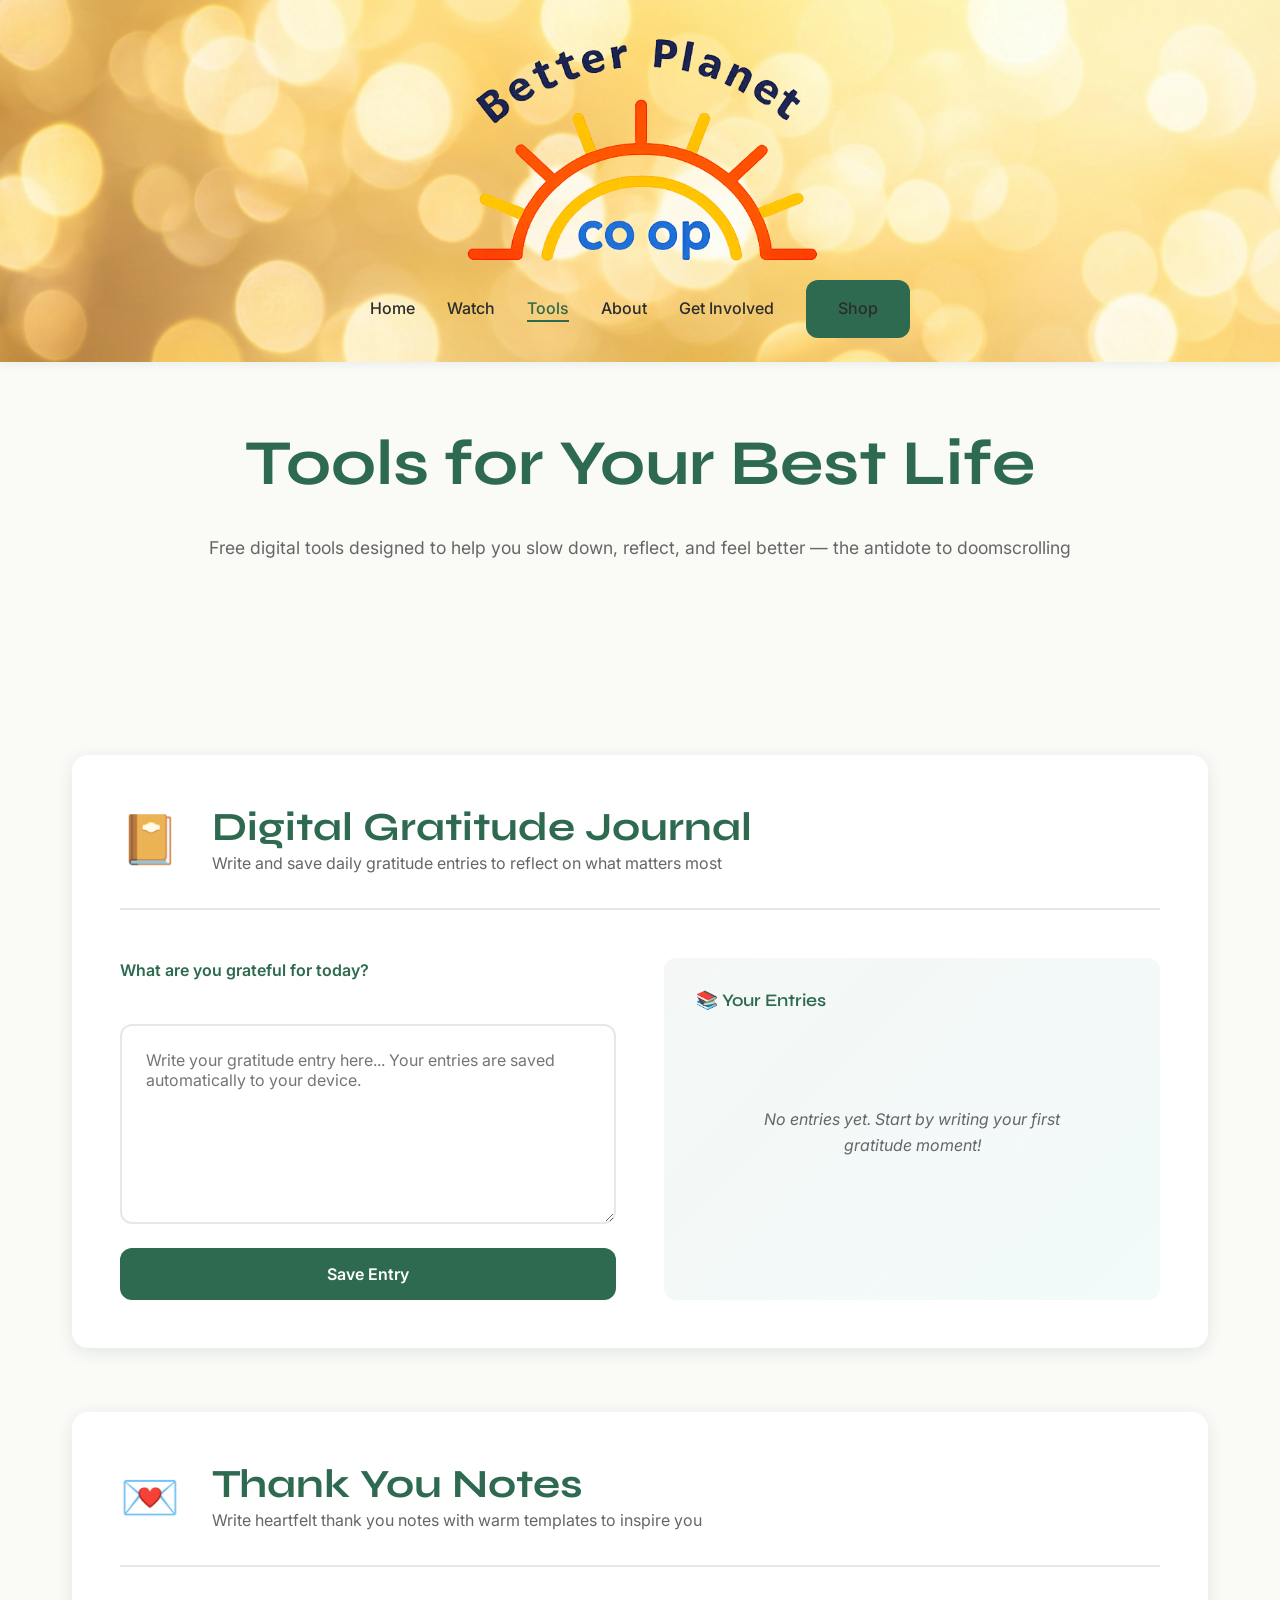
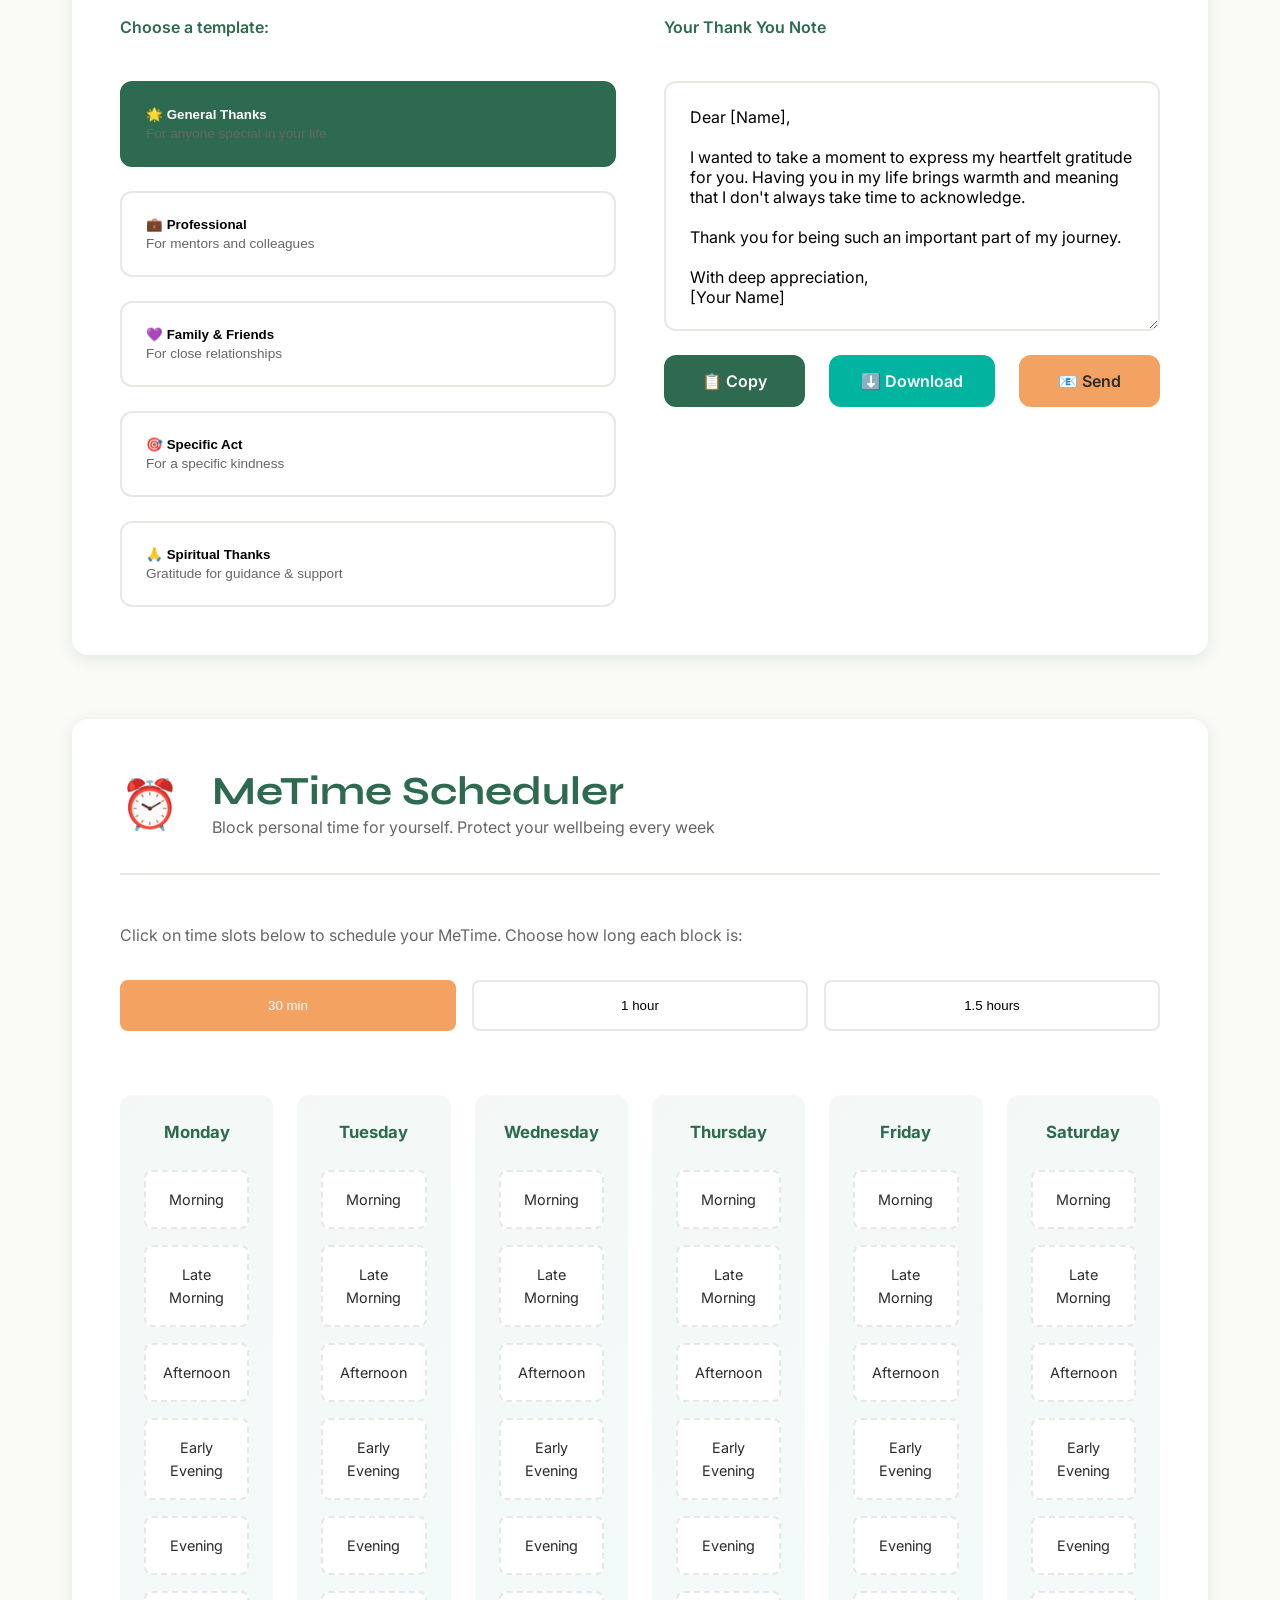
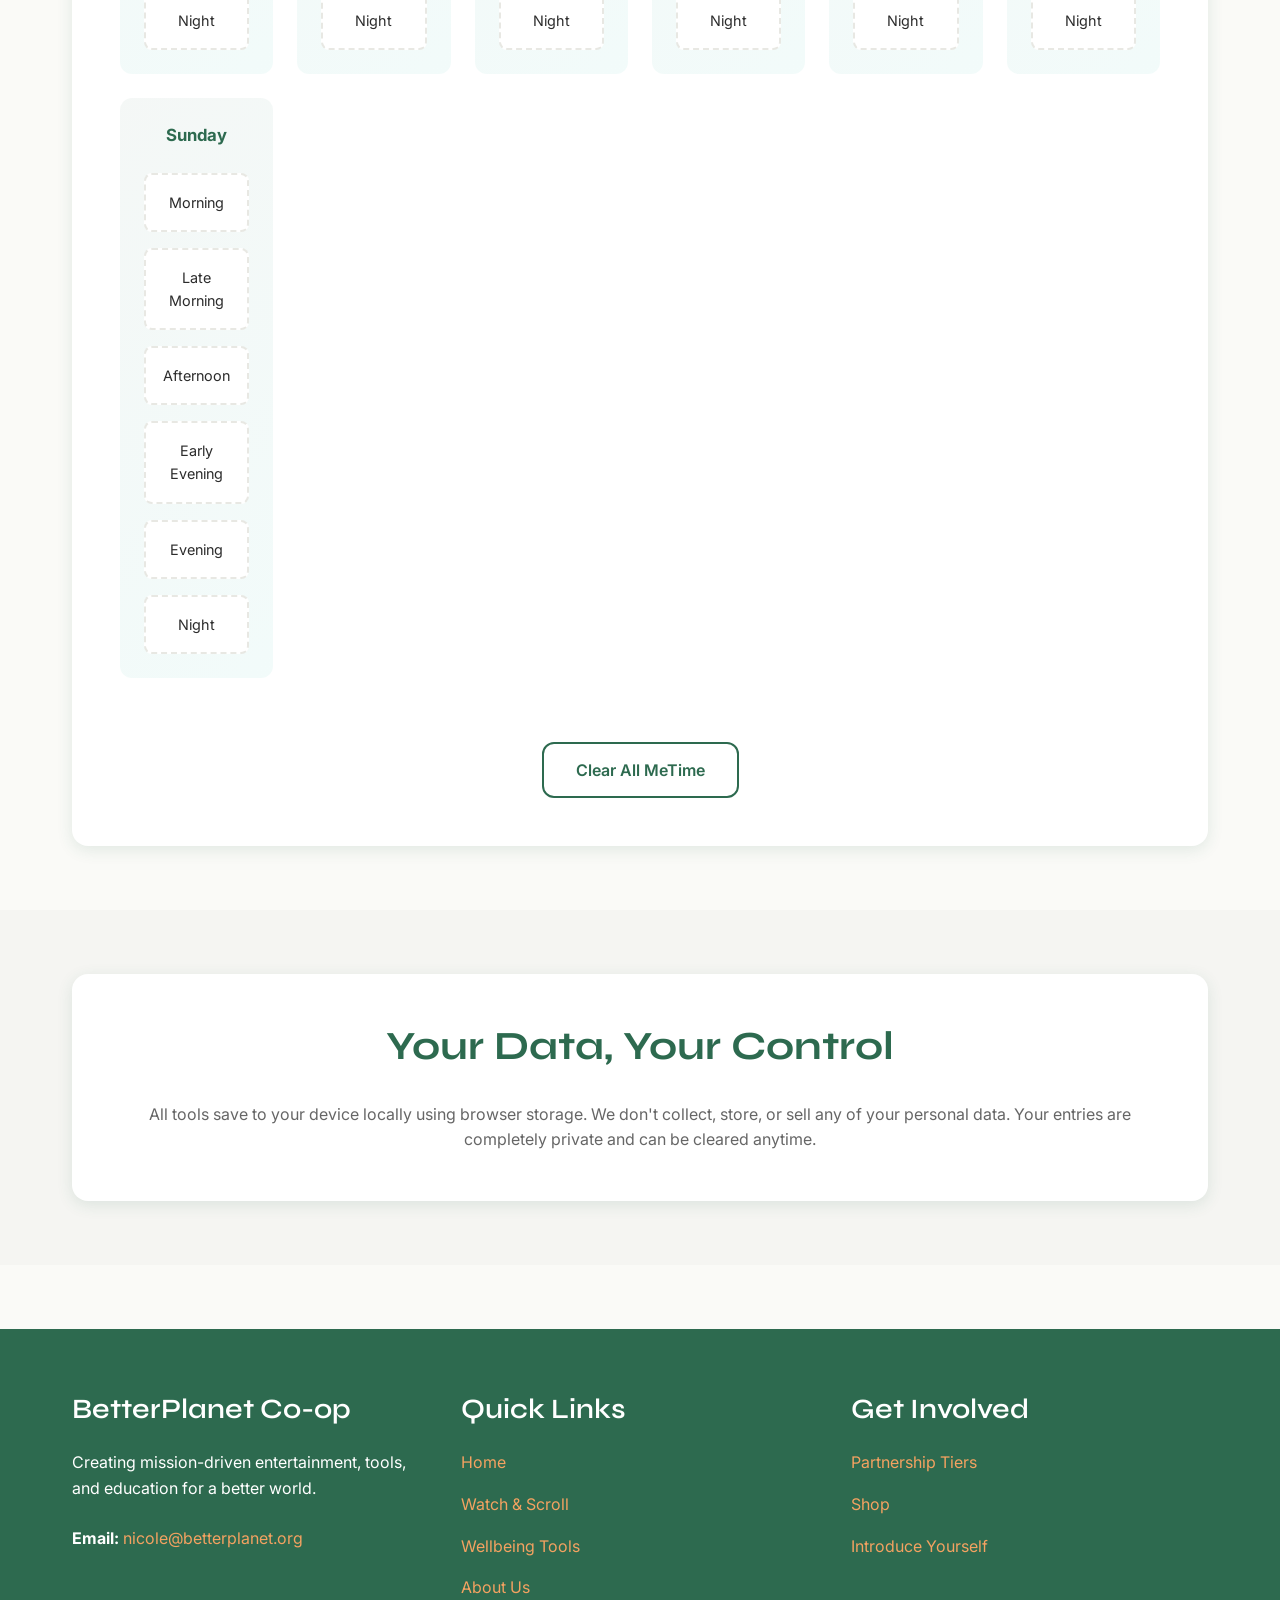
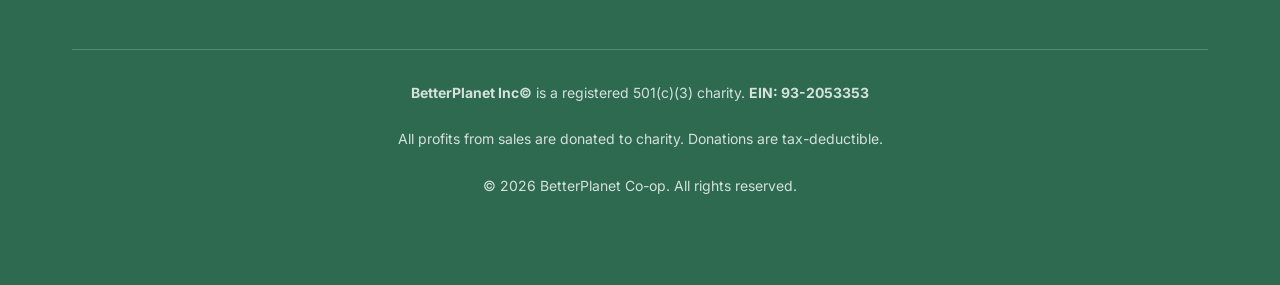
<file: tools.html>
<!DOCTYPE html>
<html lang="en">
<head>
  <meta charset="UTF-8">
  <meta name="viewport" content="width=device-width, initial-scale=1.0">
  <title>Wellbeing Tools | BetterPlanet</title>
  <link rel='icon' type='image/png' href='favicon.png'>
  <link rel="stylesheet" href="styles.css">
  <style>
    .tools-container {
      display: grid;
      gap: var(--spacing-2xl);
    }
    
    .tool-section {
      background: white;
      border-radius: var(--radius-lg);
      padding: var(--spacing-xl);
      box-shadow: var(--shadow-md);
    }
    
    .tool-header {
      display: flex;
      align-items: center;
      gap: var(--spacing-lg);
      margin-bottom: var(--spacing-xl);
      padding-bottom: var(--spacing-lg);
      border-bottom: 2px solid var(--color-border);
    }
    
    .tool-icon-large {
      font-size: 3rem;
      line-height: 1;
    }
    
    .tool-header h2 {
      color: var(--color-forest-green);
      margin-bottom: 0;
    }
    
    .tool-header p {
      color: var(--color-text-light);
      margin: 0;
    }
    
    /* Gratitude Journal */
    .journal-content {
      display: grid;
      grid-template-columns: 1fr 1fr;
      gap: var(--spacing-xl);
    }
    
    @media (max-width: 1024px) {
      .journal-content {
        grid-template-columns: 1fr;
      }
    }
    
    .journal-input {
      display: flex;
      flex-direction: column;
      gap: var(--spacing-md);
    }
    
    .journal-input textarea {
      min-height: 200px;
      padding: var(--spacing-md);
      border: 2px solid var(--color-border);
      border-radius: var(--radius-md);
      font-family: var(--font-body);
      font-size: 1rem;
      resize: vertical;
    }
    
    .journal-input textarea:focus {
      border-color: var(--color-teal);
      outline: none;
    }
    
    .journal-entry-list {
      background: linear-gradient(135deg, rgba(45, 106, 79, 0.05), rgba(0, 180, 160, 0.05));
      border-radius: var(--radius-md);
      padding: var(--spacing-lg);
      max-height: 500px;
      overflow-y: auto;
    }
    
    .journal-entry-list h3 {
      color: var(--color-forest-green);
      margin-bottom: var(--spacing-lg);
      font-size: 1.1rem;
    }
    
    .journal-entry {
      background: white;
      padding: var(--spacing-md);
      margin-bottom: var(--spacing-md);
      border-radius: var(--radius-md);
      border-left: 4px solid var(--color-golden);
      position: relative;
    }
    
    .journal-entry-date {
      font-size: 0.85rem;
      color: var(--color-text-light);
      font-weight: 600;
      margin-bottom: 4px;
    }
    
    .journal-entry-text {
      color: var(--color-text-dark);
      font-size: 0.95rem;
      line-height: 1.6;
    }
    
    .journal-entry-delete {
      position: absolute;
      top: 8px;
      right: 8px;
      background: #ff6b6b;
      color: white;
      border: none;
      border-radius: 50%;
      width: 24px;
      height: 24px;
      display: flex;
      align-items: center;
      justify-content: center;
      cursor: pointer;
      font-size: 0.8rem;
      font-weight: bold;
      transition: all var(--transition-fast);
    }
    
    .journal-entry-delete:hover {
      background: #ff5252;
      transform: scale(1.1);
    }
    
    .empty-message {
      color: var(--color-text-light);
      text-align: center;
      padding: var(--spacing-lg);
      font-style: italic;
    }
    
    /* Thank You Notes */
    .thankyou-content {
      display: grid;
      grid-template-columns: 1fr 1fr;
      gap: var(--spacing-xl);
    }
    
    @media (max-width: 1024px) {
      .thankyou-content {
        grid-template-columns: 1fr;
      }
    }
    
    .template-buttons {
      display: flex;
      flex-direction: column;
      gap: var(--spacing-md);
    }
    
    .template-btn {
      padding: var(--spacing-md);
      border: 2px solid var(--color-border);
      background: white;
      border-radius: var(--radius-md);
      cursor: pointer;
      text-align: left;
      transition: all var(--transition-base);
      font-weight: 500;
    }
    
    .template-btn:hover {
      border-color: var(--color-teal);
      background: rgba(0, 180, 160, 0.05);
    }
    
    .template-btn.active {
      background: var(--color-forest-green);
      color: white;
      border-color: var(--color-forest-green);
    }
    
    .note-editor {
      display: flex;
      flex-direction: column;
      gap: var(--spacing-md);
    }
    
    .note-editor textarea {
      min-height: 250px;
      padding: var(--spacing-md);
      border: 2px solid var(--color-border);
      border-radius: var(--radius-md);
      font-family: var(--font-body);
      font-size: 1rem;
      resize: vertical;
    }
    
    .note-editor textarea:focus {
      border-color: var(--color-teal);
      outline: none;
    }
    
    .button-group {
      display: flex;
      gap: var(--spacing-md);
    }
    
    .button-group button {
      flex: 1;
    }
    
    /* MeTime Scheduler */
    .scheduler-content {
      display: flex;
      flex-direction: column;
      gap: var(--spacing-lg);
    }
    
    .week-grid {
      display: grid;
      grid-template-columns: repeat(auto-fit, minmax(140px, 1fr));
      gap: var(--spacing-md);
    }
    
    @media (max-width: 768px) {
      .week-grid {
        grid-template-columns: 1fr;
      }
    }
    
    .day-column {
      background: linear-gradient(135deg, rgba(45, 106, 79, 0.05), rgba(0, 180, 160, 0.05));
      border-radius: var(--radius-md);
      padding: var(--spacing-md);
      min-height: 300px;
    }
    
    .day-name {
      font-weight: 700;
      color: var(--color-forest-green);
      margin-bottom: var(--spacing-md);
      text-align: center;
      font-size: 1.05rem;
    }
    
    .day-slots {
      display: flex;
      flex-direction: column;
      gap: var(--spacing-sm);
      min-height: 250px;
    }
    
    .time-slot {
      background: white;
      border: 2px dashed var(--color-border);
      border-radius: var(--radius-sm);
      padding: var(--spacing-sm);
      text-align: center;
      cursor: pointer;
      transition: all var(--transition-base);
      font-size: 0.9rem;
      min-height: 40px;
      display: flex;
      align-items: center;
      justify-content: center;
    }
    
    .time-slot:hover {
      border-color: var(--color-teal);
      background: rgba(0, 180, 160, 0.1);
    }
    
    .time-slot.scheduled {
      background: linear-gradient(135deg, var(--color-teal), var(--color-golden));
      color: white;
      border: none;
      border-radius: var(--radius-sm);
      cursor: pointer;
    }
    
    .time-slot.scheduled:hover {
      opacity: 0.9;
    }
    
    .remove-btn {
      margin-left: auto;
      background: rgba(255, 255, 255, 0.3);
      color: white;
      border: none;
      border-radius: 50%;
      width: 20px;
      height: 20px;
      display: flex;
      align-items: center;
      justify-content: center;
      font-size: 0.8rem;
      cursor: pointer;
      transition: all var(--transition-fast);
    }
    
    .remove-btn:hover {
      background: rgba(255, 255, 255, 0.6);
    }
    
    .time-options {
      display: grid;
      grid-template-columns: repeat(3, 1fr);
      gap: var(--spacing-sm);
      margin-bottom: var(--spacing-lg);
    }
    
    .time-option-btn {
      padding: var(--spacing-sm);
      border: 2px solid var(--color-border);
      background: white;
      border-radius: var(--radius-sm);
      cursor: pointer;
      font-weight: 500;
      transition: all var(--transition-base);
    }
    
    .time-option-btn:hover {
      border-color: var(--color-golden);
      background: rgba(244, 162, 97, 0.1);
    }
    
    .time-option-btn.active {
      background: var(--color-golden);
      color: white;
      border-color: var(--color-golden);
    }
    
    .section-header {
      text-align: center;
      margin-bottom: var(--spacing-2xl);
    }
    
    .section-header h1 {
      color: var(--color-forest-green);
    }
    
    .section-header p {
      color: var(--color-text-light);
      font-size: 1.1rem;
    }

    /* Header Bokeh */
    header {
      position: relative;
      z-index: 1;
      overflow: hidden;
      background-image: url('sunny-header.png');
      background-size: 150%;
      background-position: 0% 50%;
      animation: bokehdrift 25s ease-in-out infinite alternate;
    }

    header .container {
      position: relative;
      z-index: 2;
    }

    @keyframes bokehdrift {
      0% { background-position: 0% 50%; }
      100% { background-position: 100% 50%; }
    }
  </style>
</head>
<body>
  <!-- Navigation -->
  <header>
    <div class="bokeh-background" aria-hidden="true">
      <div class="bokeh-circle bokeh-1"></div>
      <div class="bokeh-circle bokeh-2"></div>
      <div class="bokeh-circle bokeh-3"></div>
      <div class="bokeh-circle bokeh-4"></div>
      <div class="bokeh-circle bokeh-5"></div>
    </div>
    <div class="container">
      <nav class="navbar">
        <a href="index.html" class="logo"><img src="Logo-Main.png" alt="BetterPlanet Co-op logo"></a>
        <div class="hamburger">
          <span></span>
          <span></span>
          <span></span>
        </div>
        <ul class="nav-links">
          <li><a href="index.html">Home</a></li>
          <li><a href="tv.html">Watch</a></li>
          <li><a href="tools.html">Tools</a></li>
          <li><a href="about.html">About</a></li>
          <li><a href="get-involved.html">Get Involved</a></li>
          <li><a href="https://www.agenticsgrowthlab.com/shopping" target="_blank" class="btn btn-primary">Shop</a></li>
        </ul>
      </nav>
    </div>
  </header>

  <!-- Main Content -->
  <main>
    <!-- Page Header -->
    <section class="section">
      <div class="container">
        <div class="section-header">
          <h1>Tools for Your Best Life</h1>
          <p>Free digital tools designed to help you slow down, reflect, and feel better — the antidote to doomscrolling</p>
        </div>
      </div>
    </section>

    <!-- Tools -->
    <section class="section">
      <div class="container">
        <div class="tools-container">
          <!-- TOOL 1: Digital Gratitude Journal -->
          <div class="tool-section fade-in-up" id="gratitude">
            <div class="tool-header">
              <div class="tool-icon-large">📔</div>
              <div>
                <h2>Digital Gratitude Journal</h2>
                <p>Write and save daily gratitude entries to reflect on what matters most</p>
              </div>
            </div>
            
            <div class="journal-content">
              <div class="journal-input">
                <label for="gratitudeInput" style="font-weight: 600; color: var(--color-forest-green);">What are you grateful for today?</label>
                <textarea id="gratitudeInput" placeholder="Write your gratitude entry here... Your entries are saved automatically to your device."></textarea>
                <button class="btn btn-primary" onclick="saveGratitudeEntry()">Save Entry</button>
              </div>
              
              <div class="journal-entry-list">
                <h3>📚 Your Entries</h3>
                <div id="gratitudeList" class="empty-message">No entries yet. Start by writing your first gratitude moment!</div>
              </div>
            </div>
          </div>

          <!-- TOOL 2: Thank You Notes -->
          <div class="tool-section fade-in-up" id="thankyou">
            <div class="tool-header">
              <div class="tool-icon-large">💌</div>
              <div>
                <h2>Thank You Notes</h2>
                <p>Write heartfelt thank you notes with warm templates to inspire you</p>
              </div>
            </div>
            
            <div class="thankyou-content">
              <div class="template-buttons">
                <label style="font-weight: 600; color: var(--color-forest-green); margin-bottom: var(--spacing-sm);">Choose a template:</label>
                <button class="template-btn active" onclick="loadTemplate(0)" data-template="0">
                  <strong>🌟 General Thanks</strong>
                  <div style="font-size: 0.85rem; color: #666; margin-top: 4px;">For anyone special in your life</div>
                </button>
                <button class="template-btn" onclick="loadTemplate(1)" data-template="1">
                  <strong>💼 Professional</strong>
                  <div style="font-size: 0.85rem; color: #666; margin-top: 4px;">For mentors and colleagues</div>
                </button>
                <button class="template-btn" onclick="loadTemplate(2)" data-template="2">
                  <strong>💜 Family & Friends</strong>
                  <div style="font-size: 0.85rem; color: #666; margin-top: 4px;">For close relationships</div>
                </button>
                <button class="template-btn" onclick="loadTemplate(3)" data-template="3">
                  <strong>🎯 Specific Act</strong>
                  <div style="font-size: 0.85rem; color: #666; margin-top: 4px;">For a specific kindness</div>
                </button>
                <button class="template-btn" onclick="loadTemplate(4)" data-template="4">
                  <strong>🙏 Spiritual Thanks</strong>
                  <div style="font-size: 0.85rem; color: #666; margin-top: 4px;">Gratitude for guidance & support</div>
                </button>
              </div>
              
              <div class="note-editor">
                <label for="noteContent" style="font-weight: 600; color: var(--color-forest-green);">Your Thank You Note</label>
                <textarea id="noteContent" placeholder="Your note will appear here. Edit as needed!"></textarea>
                <div class="button-group">
                  <button class="btn btn-primary" onclick="copyToClipboard()">📋 Copy</button>
                  <button class="btn btn-secondary" onclick="downloadNote()">⬇️ Download</button>
                  <button class="btn btn-accent" onclick="emailNote()">📧 Send</button>
                </div>
              </div>
            </div>
          </div>

          <!-- TOOL 3: MeTime Scheduler -->
          <div class="tool-section fade-in-up" id="metime">
            <div class="tool-header">
              <div class="tool-icon-large">⏰</div>
              <div>
                <h2>MeTime Scheduler</h2>
                <p>Block personal time for yourself. Protect your wellbeing every week</p>
              </div>
            </div>
            
            <div class="scheduler-content">
              <div>
                <p style="color: var(--color-text-light); margin-bottom: var(--spacing-lg);">
                  Click on time slots below to schedule your MeTime. Choose how long each block is:
                </p>
                <div class="time-options" id="timeOptions">
                  <button class="time-option-btn active" onclick="setTimeDuration(30)">30 min</button>
                  <button class="time-option-btn" onclick="setTimeDuration(60)">1 hour</button>
                  <button class="time-option-btn" onclick="setTimeDuration(90)">1.5 hours</button>
                </div>
              </div>
              
              <div class="week-grid" id="weekGrid">
                <!-- Days will be generated by JavaScript -->
              </div>
              
              <div style="text-align: center; margin-top: var(--spacing-lg);">
                <button class="btn btn-outline" onclick="clearAllSchedule()">Clear All MeTime</button>
              </div>
            </div>
          </div>
        </div>
      </div>
    </section>

    <!-- Info Section -->
    <section class="section section-alt">
      <div class="container">
        <div style="text-align: center; padding: var(--spacing-xl); background: white; border-radius: var(--radius-lg); box-shadow: var(--shadow-md);">
          <h2 style="color: var(--color-forest-green);">Your Data, Your Control</h2>
          <p style="color: var(--color-text-light); margin-bottom: 0;">
            All tools save to your device locally using browser storage. We don't collect, store, or sell any of your personal data. 
            Your entries are completely private and can be cleared anytime.
          </p>
        </div>
      </div>
    </section>
  </main>

  <!-- Footer -->
  <footer>
    <div class="container">
      <div class="footer-content">
        <div class="footer-section">
          <h3>BetterPlanet Co-op</h3>
          <p>Creating mission-driven entertainment, tools, and education for a better world.</p>
          <p><strong>Email:</strong> <a href="mailto:nicole@betterplanet.org">nicole@betterplanet.org</a></p>
        </div>
        <div class="footer-section">
          <h3>Quick Links</h3>
          <ul>
            <li><a href="index.html">Home</a></li>
            <li><a href="tv.html">Watch & Scroll</a></li>
            <li><a href="tools.html">Wellbeing Tools</a></li>
            <li><a href="about.html">About Us</a></li>
          </ul>
        </div>
        <div class="footer-section">
          <h3>Get Involved</h3>
          <ul>
            <li><a href="get-involved.html">Partnership Tiers</a></li>
            <li><a href="https://www.agenticsgrowthlab.com/shopping" target="_blank">Shop</a></li>
            <li><a href="https://www.agenticsgrowthlab.com/introduce-yourself" target="_blank">Introduce Yourself</a></li>
          </ul>
        </div>
      </div>
      <div class="footer-bottom">
        <p><strong>BetterPlanet Inc©</strong> is a registered 501(c)(3) charity. <strong>EIN: 93-2053353</strong></p>
        <p>All profits from sales are donated to charity. Donations are tax-deductible.</p>
        <p>&copy; 2026 BetterPlanet Co-op. All rights reserved.</p>
      </div>
    </div>
  </footer>

  <script src="script.js"></script>
  <script>
    // ==================== GRATITUDE JOURNAL ====================
    function saveGratitudeEntry() {
      const input = document.getElementById('gratitudeInput');
      const text = input.value.trim();
      
      if (!text) {
        alert('Please write something before saving!');
        return;
      }
      
      const entries = Storage.get('gratitudeEntries') || [];
      const entry = {
        date: new Date().toLocaleDateString('en-US', { 
          year: 'numeric', 
          month: 'short', 
          day: 'numeric',
          hour: '2-digit',
          minute: '2-digit'
        }),
        text: text
      };
      
      entries.unshift(entry);
      Storage.set('gratitudeEntries', entries);
      
      input.value = '';
      renderGratitudeEntries();
    }
    
    function renderGratitudeEntries() {
      const entries = Storage.get('gratitudeEntries') || [];
      const listDiv = document.getElementById('gratitudeList');
      
      if (entries.length === 0) {
        listDiv.innerHTML = '<div class="empty-message">No entries yet. Start by writing your first gratitude moment!</div>';
        return;
      }
      
      listDiv.innerHTML = '';
      entries.forEach((entry, index) => {
        const entryDiv = document.createElement('div');
        entryDiv.className = 'journal-entry';
        entryDiv.innerHTML = `
          <div class="journal-entry-date">${entry.date}</div>
          <div class="journal-entry-text">${entry.text.replace(/\n/g, '<br>')}</div>
          <button class="journal-entry-delete" onclick="deleteEntry(${index})">✕</button>
        `;
        listDiv.appendChild(entryDiv);
      });
    }
    
    function deleteEntry(index) {
      if (confirm('Delete this entry?')) {
        let entries = Storage.get('gratitudeEntries') || [];
        entries.splice(index, 1);
        Storage.set('gratitudeEntries', entries);
        renderGratitudeEntries();
      }
    }
    
    // ==================== THANK YOU NOTES ====================
    const templates = [
      `Dear [Name],

I wanted to take a moment to express my heartfelt gratitude for you. Having you in my life brings warmth and meaning that I don't always take time to acknowledge.

Thank you for being such an important part of my journey.

With deep appreciation,
[Your Name]`,

      `Dear [Name],

I wanted to reach out and thank you for the tremendous support and guidance you've shown me. Your mentorship and professionalism have made a real difference in my growth.

I truly value our working relationship.

Best regards,
[Your Name]`,

      `Dear [Name],

I'm so grateful to have you in my life. Your love, support, and presence mean everything to me. Thank you for being there through it all.

With all my love,
[Your Name]`,

      `Dear [Name],

I wanted to thank you for [specific act]. It meant so much to me, and I truly appreciate your kindness and thoughtfulness.

You've made my day brighter.

Gratefully,
[Your Name]`,

      `Dear [Name],

Thank you for the wisdom, guidance, and spiritual support you've shared with me. Your presence in my life has been a blessing, and I'm deeply grateful for the way you help me grow.

With reverence and appreciation,
[Your Name]`
    ];
    
    function loadTemplate(index) {
      document.getElementById('noteContent').value = templates[index];
      
      // Update active button
      document.querySelectorAll('.template-btn').forEach((btn, i) => {
        btn.classList.toggle('active', i === index);
      });
    }
    
    function copyToClipboard() {
      const textarea = document.getElementById('noteContent');
      textarea.select();
      document.execCommand('copy');
      
      const btn = event.target;
      const original = btn.textContent;
      btn.textContent = '✓ Copied!';
      setTimeout(() => {
        btn.textContent = original;
      }, 2000);
    }
    
    function downloadNote() {
      const text = document.getElementById('noteContent').value;
      const blob = new Blob([text], { type: 'text/plain' });
      const url = URL.createObjectURL(blob);
      const link = document.createElement('a');
      link.href = url;
      link.download = 'thank-you-note.txt';
      link.click();
      URL.revokeObjectURL(url);
    }
    
    function emailNote() {
      const text = document.getElementById('noteContent').value;
      const subject = encodeURIComponent('A Thank You Note');
      const body = encodeURIComponent(text);
      window.open(`mailto:?subject=${subject}&body=${body}`);
    }
    
    // ==================== METIME SCHEDULER ====================
    const days = ['Monday', 'Tuesday', 'Wednesday', 'Thursday', 'Friday', 'Saturday', 'Sunday'];
    let currentDuration = 30;
    
    function setTimeDuration(minutes) {
      currentDuration = minutes;
      
      // Update active button
      document.querySelectorAll('.time-option-btn').forEach(btn => {
        btn.classList.remove('active');
      });
      event.target.classList.add('active');
    }
    
    function initScheduler() {
      const weekGrid = document.getElementById('weekGrid');
      weekGrid.innerHTML = '';
      
      const schedule = Storage.get('mTimeSchedule') || {};
      
      days.forEach(day => {
        const column = document.createElement('div');
        column.className = 'day-column';
        column.innerHTML = `<div class="day-name">${day}</div><div class="day-slots" id="slots-${day}"></div>`;
        weekGrid.appendChild(column);
        
        const slots = document.getElementById(`slots-${day}`);
        const daySchedule = schedule[day] || [];
        
        // Create time slots (6 slots per day for morning to evening)
        const times = ['Morning', 'Late Morning', 'Afternoon', 'Early Evening', 'Evening', 'Night'];
        times.forEach((time, idx) => {
          const slot = document.createElement('div');
          slot.className = 'time-slot';
          
          const slotId = `${day}-${idx}`;
          if (daySchedule.includes(slotId)) {
            const duration = currentDuration === 30 ? '30min' : currentDuration === 60 ? '1hr' : '1.5hr';
            slot.classList.add('scheduled');
            slot.innerHTML = `<span style="flex: 1;">${time} (${duration})</span><button class="remove-btn" onclick="removeSlot('${slotId}')">✕</button>`;
          } else {
            slot.textContent = time;
            slot.onclick = () => scheduleSlot(slotId, time);
          }
          slots.appendChild(slot);
        });
      });
    }
    
    function scheduleSlot(slotId, time) {
      const [day, idx] = slotId.split('-');
      const schedule = Storage.get('mTimeSchedule') || {};
      
      if (!schedule[day]) {
        schedule[day] = [];
      }
      
      if (!schedule[day].includes(slotId)) {
        schedule[day].push(slotId);
      }
      
      Storage.set('mTimeSchedule', schedule);
      initScheduler();
    }
    
    function removeSlot(slotId) {
      const [day] = slotId.split('-');
      const schedule = Storage.get('mTimeSchedule') || {};
      
      if (schedule[day]) {
        schedule[day] = schedule[day].filter(s => s !== slotId);
      }
      
      Storage.set('mTimeSchedule', schedule);
      initScheduler();
    }
    
    function clearAllSchedule() {
      if (confirm('Clear all MeTime blocks for the week?')) {
        Storage.remove('mTimeSchedule');
        initScheduler();
      }
    }
    
    // ==================== INITIALIZATION ====================
    document.addEventListener('DOMContentLoaded', function() {
      renderGratitudeEntries();
      loadTemplate(0);
      initScheduler();
    });
  </script>
</body>
</html>
</file>
<file: styles.css>
/* ===========================================
   BetterPlanet Co-op — Global Styles
   Design System: Warm, hopeful, human
   =========================================== */

@import url('https://fonts.googleapis.com/css2?family=Syne:wght@400;500;600;700&family=Inter:wght@300;400;500;600;700&display=swap');

/* ========== CSS VARIABLES ========== */
:root {
  /* Colors */
  --bg-primary: #fafaf7;
  --bg-secondary: #f5f5f2;
  --color-forest-green: #2d6a4f;
  --color-teal: #00b4a0;
  --color-golden: #f4a261;
  --color-white: #ffffff;
  --color-text-dark: #2c2c2c;
  --color-text-light: #666666;
  --color-border: #e8e8e3;
  
  /* Typography */
  --font-heading: 'Syne', sans-serif;
  --font-body: 'Inter', sans-serif;
  --font-size-base: 16px;
  --line-height-base: 1.6;
  
  /* Spacing */
  --spacing-xs: 0.5rem;
  --spacing-sm: 1rem;
  --spacing-md: 1.5rem;
  --spacing-lg: 2rem;
  --spacing-xl: 3rem;
  --spacing-2xl: 4rem;
  
  /* Border Radius */
  --radius-sm: 8px;
  --radius-md: 12px;
  --radius-lg: 16px;
  --radius-xl: 20px;
  
  /* Shadows */
  --shadow-sm: 0 2px 8px rgba(45, 106, 79, 0.08);
  --shadow-md: 0 4px 16px rgba(45, 106, 79, 0.12);
  --shadow-lg: 0 8px 24px rgba(45, 106, 79, 0.15);
  
  /* Transitions */
  --transition-fast: 150ms ease-out;
  --transition-base: 250ms ease-out;
  --transition-slow: 350ms ease-out;
}

/* ========== RESET & BASE ========== */
* {
  margin: 0;
  padding: 0;
  box-sizing: border-box;
}

html {
  scroll-behavior: smooth;
}

body {
  font-family: var(--font-body);
  font-size: var(--font-size-base);
  line-height: var(--line-height-base);
  color: var(--color-text-dark);
  background-color: var(--bg-primary);
  overflow-x: hidden;
}

/* ========== TYPOGRAPHY ========== */
h1, h2, h3, h4, h5, h6 {
  font-family: var(--font-heading);
  font-weight: 600;
  line-height: 1.2;
  color: var(--color-text-dark);
  margin-bottom: var(--spacing-md);
}

h1 {
  font-size: clamp(2rem, 6vw, 4rem);
  font-weight: 700;
  margin-bottom: var(--spacing-lg);
}

h2 {
  font-size: clamp(1.5rem, 4vw, 2.5rem);
  font-weight: 700;
  margin-bottom: var(--spacing-lg);
}

h3 {
  font-size: clamp(1.25rem, 3vw, 1.75rem);
  font-weight: 600;
}

p {
  margin-bottom: var(--spacing-md);
}

a {
  color: var(--color-teal);
  text-decoration: none;
  transition: color var(--transition-fast);
}

a:hover {
  color: var(--color-golden);
}

/* ========== BUTTONS ========== */
.btn {
  display: inline-flex;
  align-items: center;
  justify-content: center;
  padding: var(--spacing-sm) var(--spacing-lg);
  font-family: var(--font-body);
  font-size: 1rem;
  font-weight: 600;
  border: none;
  border-radius: var(--radius-md);
  cursor: pointer;
  transition: all var(--transition-base);
  text-decoration: none;
  white-space: nowrap;
}

.btn:hover {
  transform: translateY(-2px);
  box-shadow: var(--shadow-md);
}

.btn-primary {
  background-color: var(--color-forest-green);
  color: var(--color-white);
}

.btn-primary:hover {
  background-color: #1f4937;
}

.btn-secondary {
  background-color: var(--color-teal);
  color: var(--color-white);
}

.btn-secondary:hover {
  background-color: #00937f;
}

.btn-accent {
  background-color: var(--color-golden);
  color: var(--color-text-dark);
}

.btn-accent:hover {
  background-color: #e89050;
}

.btn-outline {
  background-color: transparent;
  color: var(--color-forest-green);
  border: 2px solid var(--color-forest-green);
}

.btn-outline:hover {
  background-color: var(--color-forest-green);
  color: var(--color-white);
}

.btn-group {
  display: flex;
  gap: var(--spacing-md);
  flex-wrap: wrap;
}

/* ========== LAYOUT ========== */
.container {
  max-width: 1200px;
  margin: 0 auto;
  padding: 0 var(--spacing-lg);
}

.section {
  padding: var(--spacing-2xl) 0;
}

.section-alt {
  background-color: var(--bg-secondary);
}

.grid {
  display: grid;
  gap: var(--spacing-lg);
}

.grid-2 {
  grid-template-columns: repeat(auto-fit, minmax(300px, 1fr));
}

.grid-3 {
  grid-template-columns: repeat(auto-fit, minmax(280px, 1fr));
}

.grid-4 {
  grid-template-columns: repeat(auto-fit, minmax(250px, 1fr));
}

@media (max-width: 768px) {
  .grid-2,
  .grid-3,
  .grid-4 {
    grid-template-columns: 1fr;
  }
  
  .container {
    padding: 0 var(--spacing-md);
  }
}

/* ========== CARDS ========== */
.card {
  background-color: var(--color-white);
  border-radius: var(--radius-lg);
  padding: var(--spacing-lg);
  box-shadow: var(--shadow-sm);
  transition: all var(--transition-base);
}

.card:hover {
  box-shadow: var(--shadow-md);
  transform: translateY(-4px);
}

.card-icon {
  font-size: 2.5rem;
  margin-bottom: var(--spacing-md);
}

/* ========== FORMS ========== */
.form-group {
  margin-bottom: var(--spacing-lg);
}

label {
  display: block;
  margin-bottom: var(--spacing-sm);
  font-weight: 600;
  color: var(--color-text-dark);
}

input,
textarea,
select {
  width: 100%;
  padding: var(--spacing-sm);
  border: 1px solid var(--color-border);
  border-radius: var(--radius-md);
  font-family: var(--font-body);
  font-size: 1rem;
  transition: border-color var(--transition-fast);
}

input:focus,
textarea:focus,
select:focus {
  outline: none;
  border-color: var(--color-teal);
  box-shadow: 0 0 0 3px rgba(0, 180, 160, 0.1);
}

textarea {
  resize: vertical;
  min-height: 120px;
}

/* ========== NAVIGATION ========== */
header {
  background-color: var(--color-white);
  box-shadow: var(--shadow-sm);
  position: sticky;
  top: 0;
  z-index: 100;
}

.navbar {
  display: flex;
  flex-direction: column;
  align-items: center;
  padding: var(--spacing-md) 0;
  gap: var(--spacing-sm);
}

.logo {
    display: inline-flex;
    align-items: center;
    justify-content: center;
    font-family: var(--font-heading);
    font-size: 1.5rem;
    font-weight: 700;
    color: var(--color-forest-green);
    text-decoration: none;
  }

  .logo img {
    height: 240px;
    width: auto;
    display: block;
  }
.nav-links {
  display: flex;
  list-style: none;
  gap: var(--spacing-lg);
  align-items: center;
  justify-content: center;
  flex-wrap: wrap;
}

.nav-links a {
  color: var(--color-text-dark);
  font-weight: 500;
  transition: color var(--transition-fast);
}

.nav-links a:hover {
  color: var(--color-teal);
}

.nav-links a.active {
  color: var(--color-forest-green);
  border-bottom: 2px solid var(--color-forest-green);
  padding-bottom: 2px;
}

.hamburger {
  display: none;
  flex-direction: column;
  cursor: pointer;
  gap: 6px;
}

.hamburger span {
  width: 25px;
  height: 3px;
  background-color: var(--color-forest-green);
  border-radius: 2px;
  transition: all var(--transition-base);
}

@media (max-width: 768px) {
  .hamburger {
    display: flex;
  }
  
  .nav-links {
    display: none;
    position: absolute;
    top: 100%;
    left: 0;
    right: 0;
    flex-direction: column;
    background-color: var(--color-white);
    gap: 0;
    border-bottom: 1px solid var(--color-border);
  }
  
  .nav-links.active {
    display: flex;
  }
  
  .nav-links a {
    padding: var(--spacing-md) var(--spacing-lg);
    border-bottom: 1px solid var(--color-border);
  }
  
  .hamburger.active span:nth-child(1) {
    transform: rotate(45deg) translate(10px, 10px);
  }
  
  .hamburger.active span:nth-child(2) {
    opacity: 0;
  }
  
  .hamburger.active span:nth-child(3) {
    transform: rotate(-45deg) translate(7px, -7px);
  }
}

/* ========== FOOTER ========== */
footer {
  background-color: var(--color-forest-green);
  color: var(--color-white);
  padding: var(--spacing-2xl) 0;
  margin-top: var(--spacing-2xl);
}

footer a {
  color: var(--color-golden);
}

footer a:hover {
  color: var(--color-white);
}

.footer-content {
  display: grid;
  grid-template-columns: repeat(auto-fit, minmax(250px, 1fr));
  gap: var(--spacing-lg);
  margin-bottom: var(--spacing-lg);
}

.footer-section h3 {
  color: var(--color-white);
  margin-bottom: var(--spacing-md);
}

.footer-section ul {
  list-style: none;
}

.footer-section li {
  margin-bottom: var(--spacing-sm);
}

.footer-bottom {
  border-top: 1px solid rgba(255, 255, 255, 0.2);
  padding-top: var(--spacing-lg);
  text-align: center;
  font-size: 0.875rem;
  color: rgba(255, 255, 255, 0.8);
}

/* ========== ANIMATIONS ========== */
@keyframes fadeInUp {
  from {
    opacity: 0;
    transform: translateY(30px);
  }
  to {
    opacity: 1;
    transform: translateY(0);
  }
}

@keyframes fadeIn {
  from {
    opacity: 0;
  }
  to {
    opacity: 1;
  }
}

@keyframes slideInLeft {
  from {
    opacity: 0;
    transform: translateX(-30px);
  }
  to {
    opacity: 1;
    transform: translateX(0);
  }
}

@keyframes slideInRight {
  from {
    opacity: 0;
    transform: translateX(30px);
  }
  to {
    opacity: 1;
    transform: translateX(0);
  }
}

@keyframes pulse {
  0%, 100% {
    opacity: 1;
  }
  50% {
    opacity: 0.7;
  }
}

@keyframes gradientShift {
  0% {
    background-position: 0% 50%;
  }
  50% {
    background-position: 100% 50%;
  }
  100% {
    background-position: 0% 50%;
  }
}

.fade-in-up {
  animation: fadeInUp var(--transition-slow) ease-out forwards;
}

.fade-in {
  animation: fadeIn var(--transition-base) ease-out;
}

.slide-in-left {
  animation: slideInLeft var(--transition-slow) ease-out forwards;
}

.slide-in-right {
  animation: slideInRight var(--transition-slow) ease-out forwards;
}

/* ========== UTILITY CLASSES ========== */
.text-center {
  text-align: center;
}

.text-muted {
  color: var(--color-text-light);
}

.mt-sm { margin-top: var(--spacing-sm); }
.mt-md { margin-top: var(--spacing-md); }
.mt-lg { margin-top: var(--spacing-lg); }
.mt-xl { margin-top: var(--spacing-xl); }

.mb-sm { margin-bottom: var(--spacing-sm); }
.mb-md { margin-bottom: var(--spacing-md); }
.mb-lg { margin-bottom: var(--spacing-lg); }
.mb-xl { margin-bottom: var(--spacing-xl); }

.px-md { padding-left: var(--spacing-md); padding-right: var(--spacing-md); }
.py-lg { padding-top: var(--spacing-lg); padding-bottom: var(--spacing-lg); }

/* ========== ACCESSIBILITY ========== */
@media (prefers-reduced-motion: reduce) {
  * {
    animation-duration: 0.01ms !important;
    animation-iteration-count: 1 !important;
    transition-duration: 0.01ms !important;
  }
}

@media (prefers-color-scheme: dark) {
  :root {
    --bg-primary: #1a1a18;
    --bg-secondary: #2a2a27;
    --color-text-dark: #f5f5f2;
    --color-text-light: #b0b0a8;
  }
  
  body {
    background-color: var(--bg-primary);
  }
}
</file>
